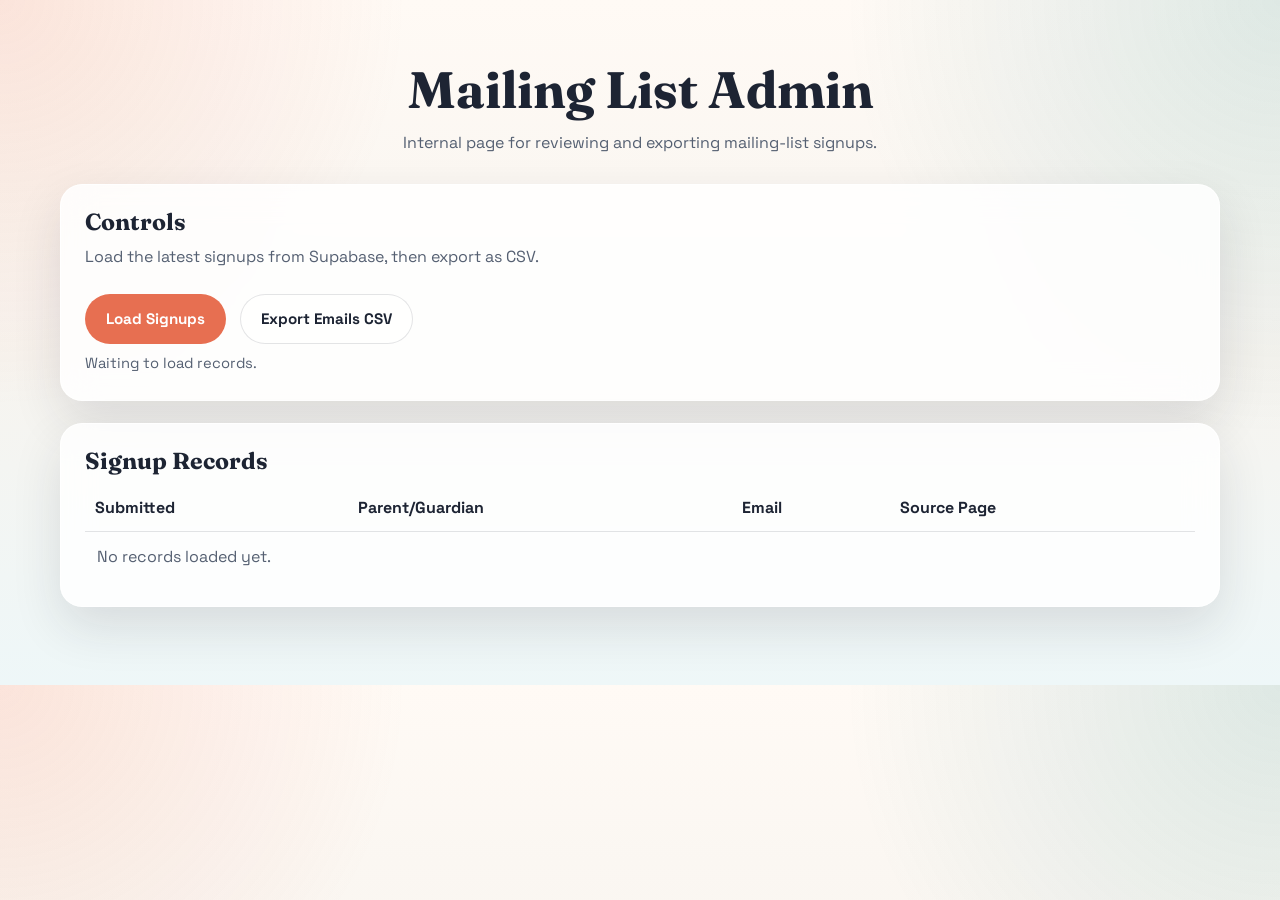
<file: admin-mailing-list.html>
<!doctype html>
<html lang="en">
  <head>
    <meta charset="utf-8" />
    <meta name="viewport" content="width=device-width, initial-scale=1" />
    <title>Mailing List Admin</title>
    <link rel="preconnect" href="https://fonts.googleapis.com" />
    <link rel="preconnect" href="https://fonts.gstatic.com" crossorigin />
    <link
      href="https://fonts.googleapis.com/css2?family=Fraunces:opsz,wght@9..144,600;9..144,700&family=Space+Grotesk:wght@400;500;600;700&display=swap"
      rel="stylesheet"
    />
    <link rel="stylesheet" href="styles.css" />
  </head>
  <body>
    <main>
      <section class="section">
        <div class="section-header">
          <h2>Mailing List Admin</h2>
          <p>Internal page for reviewing and exporting mailing-list signups.</p>
        </div>

        <div class="contact-grid">
          <div class="contact-card">
            <h3>Controls</h3>
            <p>Load the latest signups from Supabase, then export as CSV.</p>
            <div class="cta-row">
              <button class="btn primary" id="load-signups" type="button">Load Signups</button>
              <button class="btn ghost" id="export-csv" type="button" disabled>Export Emails CSV</button>
            </div>
            <p class="form-status is-visible" id="admin-status" aria-live="polite">
              Waiting to load records.
            </p>
          </div>
        </div>

        <div class="contact-card" style="max-width: var(--max-width); margin: 22px auto 0;">
          <h3>Signup Records</h3>
          <div style="overflow-x: auto; margin-top: 12px;">
            <table id="signup-table" style="width: 100%; border-collapse: collapse;">
              <thead>
                <tr>
                  <th style="text-align: left; padding: 10px; border-bottom: 1px solid rgba(29,36,51,0.12);">Submitted</th>
                  <th style="text-align: left; padding: 10px; border-bottom: 1px solid rgba(29,36,51,0.12);">Parent/Guardian</th>
                  <th style="text-align: left; padding: 10px; border-bottom: 1px solid rgba(29,36,51,0.12);">Email</th>
                  <th style="text-align: left; padding: 10px; border-bottom: 1px solid rgba(29,36,51,0.12);">Source Page</th>
                </tr>
              </thead>
              <tbody id="signup-body">
                <tr>
                  <td colspan="4" style="padding: 12px; color: #556072;">No records loaded yet.</td>
                </tr>
              </tbody>
            </table>
          </div>
        </div>
      </section>
    </main>

    <script>
      window.SUPABASE_URL = "https://pptuwfepwpfhdsrlgofu.supabase.co";
      window.SUPABASE_ANON_KEY = "eyJhbGciOiJIUzI1NiIsInR5cCI6IkpXVCJ9.eyJpc3MiOiJzdXBhYmFzZSIsInJlZiI6InBwdHV3ZmVwd3BmaGRzcmxnb2Z1Iiwicm9sZSI6ImFub24iLCJpYXQiOjE3NzY2NDQ3ODEsImV4cCI6MjA5MjIyMDc4MX0.C8Zq_bzvdPtuUTSwGVIqZHbkxtjHrJHcZnyVH8T8ywU";
      window.SUPABASE_TABLE = "mailing_list_signups";
    </script>
    <script>
      const config = {
        url: window.SUPABASE_URL || "",
        anonKey: window.SUPABASE_ANON_KEY || "",
        table: window.SUPABASE_TABLE || "mailing_list_signups"
      };

      const loadButton = document.getElementById("load-signups");
      const exportButton = document.getElementById("export-csv");
      const status = document.getElementById("admin-status");
      const body = document.getElementById("signup-body");
      let currentRows = [];

      const isConfigured = () =>
        Boolean(config.url) &&
        Boolean(config.anonKey) &&
        config.url.includes(".supabase.co") &&
        !config.url.includes("YOUR-PROJECT") &&
        !config.anonKey.includes("YOUR-ANON-KEY");

      const setStatus = (message, isError = false) => {
        status.textContent = message;
        status.classList.toggle("error", isError);
      };

      const escapeHtml = (value) =>
        String(value ?? "")
          .replaceAll("&", "&amp;")
          .replaceAll("<", "&lt;")
          .replaceAll(">", "&gt;")
          .replaceAll('"', "&quot;");

      const renderRows = (rows) => {
        if (!rows.length) {
          body.innerHTML =
            '<tr><td colspan="4" style="padding: 12px; color: #556072;">No records found.</td></tr>';
          return;
        }

        body.innerHTML = rows
          .map((row) => {
            const submitted = row.submitted_at
              ? new Date(row.submitted_at).toLocaleString()
              : "";

            return `
              <tr>
                <td style="padding: 10px; border-bottom: 1px solid rgba(29,36,51,0.08);">${escapeHtml(submitted)}</td>
                <td style="padding: 10px; border-bottom: 1px solid rgba(29,36,51,0.08);">${escapeHtml(row.parent_name)}</td>
                <td style="padding: 10px; border-bottom: 1px solid rgba(29,36,51,0.08);">${escapeHtml(row.email)}</td>
                <td style="padding: 10px; border-bottom: 1px solid rgba(29,36,51,0.08);">${escapeHtml(row.source_page || "")}</td>
              </tr>
            `;
          })
          .join("");
      };

      const toCsv = (rows) => {
        const header = ["submitted_at", "parent_name", "email", "source_page"];
        const lines = [header.join(",")];

        rows.forEach((row) => {
          const values = [
            row.submitted_at || "",
            row.parent_name || "",
            row.email || "",
            row.source_page || ""
          ].map((value) => `"${String(value).replaceAll('"', '""')}"`);
          lines.push(values.join(","));
        });

        return lines.join("\n");
      };

      const downloadCsv = () => {
        if (!currentRows.length) {
          setStatus("Load records before exporting.", true);
          return;
        }

        const csv = toCsv(currentRows);
        const blob = new Blob([csv], { type: "text/csv;charset=utf-8;" });
        const url = URL.createObjectURL(blob);
        const link = document.createElement("a");
        const date = new Date().toISOString().slice(0, 10);
        link.href = url;
        link.setAttribute("download", `mailing-list-signups-${date}.csv`);
        document.body.appendChild(link);
        link.click();
        document.body.removeChild(link);
        URL.revokeObjectURL(url);
      };

      const loadSignups = async () => {
        if (!isConfigured()) {
          setStatus(
            "Set SUPABASE_URL and SUPABASE_ANON_KEY in this file before loading records.",
            true
          );
          return;
        }

        setStatus("Loading records...");
        exportButton.disabled = true;

        try {
          const response = await fetch(
            `${config.url}/rest/v1/${config.table}?select=parent_name,email,source_page,submitted_at&order=submitted_at.desc`,
            {
              headers: {
                apikey: config.anonKey,
                Authorization: `Bearer ${config.anonKey}`
              }
            }
          );

          if (!response.ok) {
            throw new Error("Failed to load records.");
          }

          currentRows = await response.json();
          renderRows(currentRows);
          exportButton.disabled = currentRows.length === 0;
          setStatus(`Loaded ${currentRows.length} signup records.`);
        } catch (error) {
          currentRows = [];
          renderRows([]);
          setStatus("Could not load records. Check Supabase config and table permissions.", true);
        }
      };

      loadButton.addEventListener("click", loadSignups);
      exportButton.addEventListener("click", downloadCsv);
    </script>
  </body>
</html>
</file>
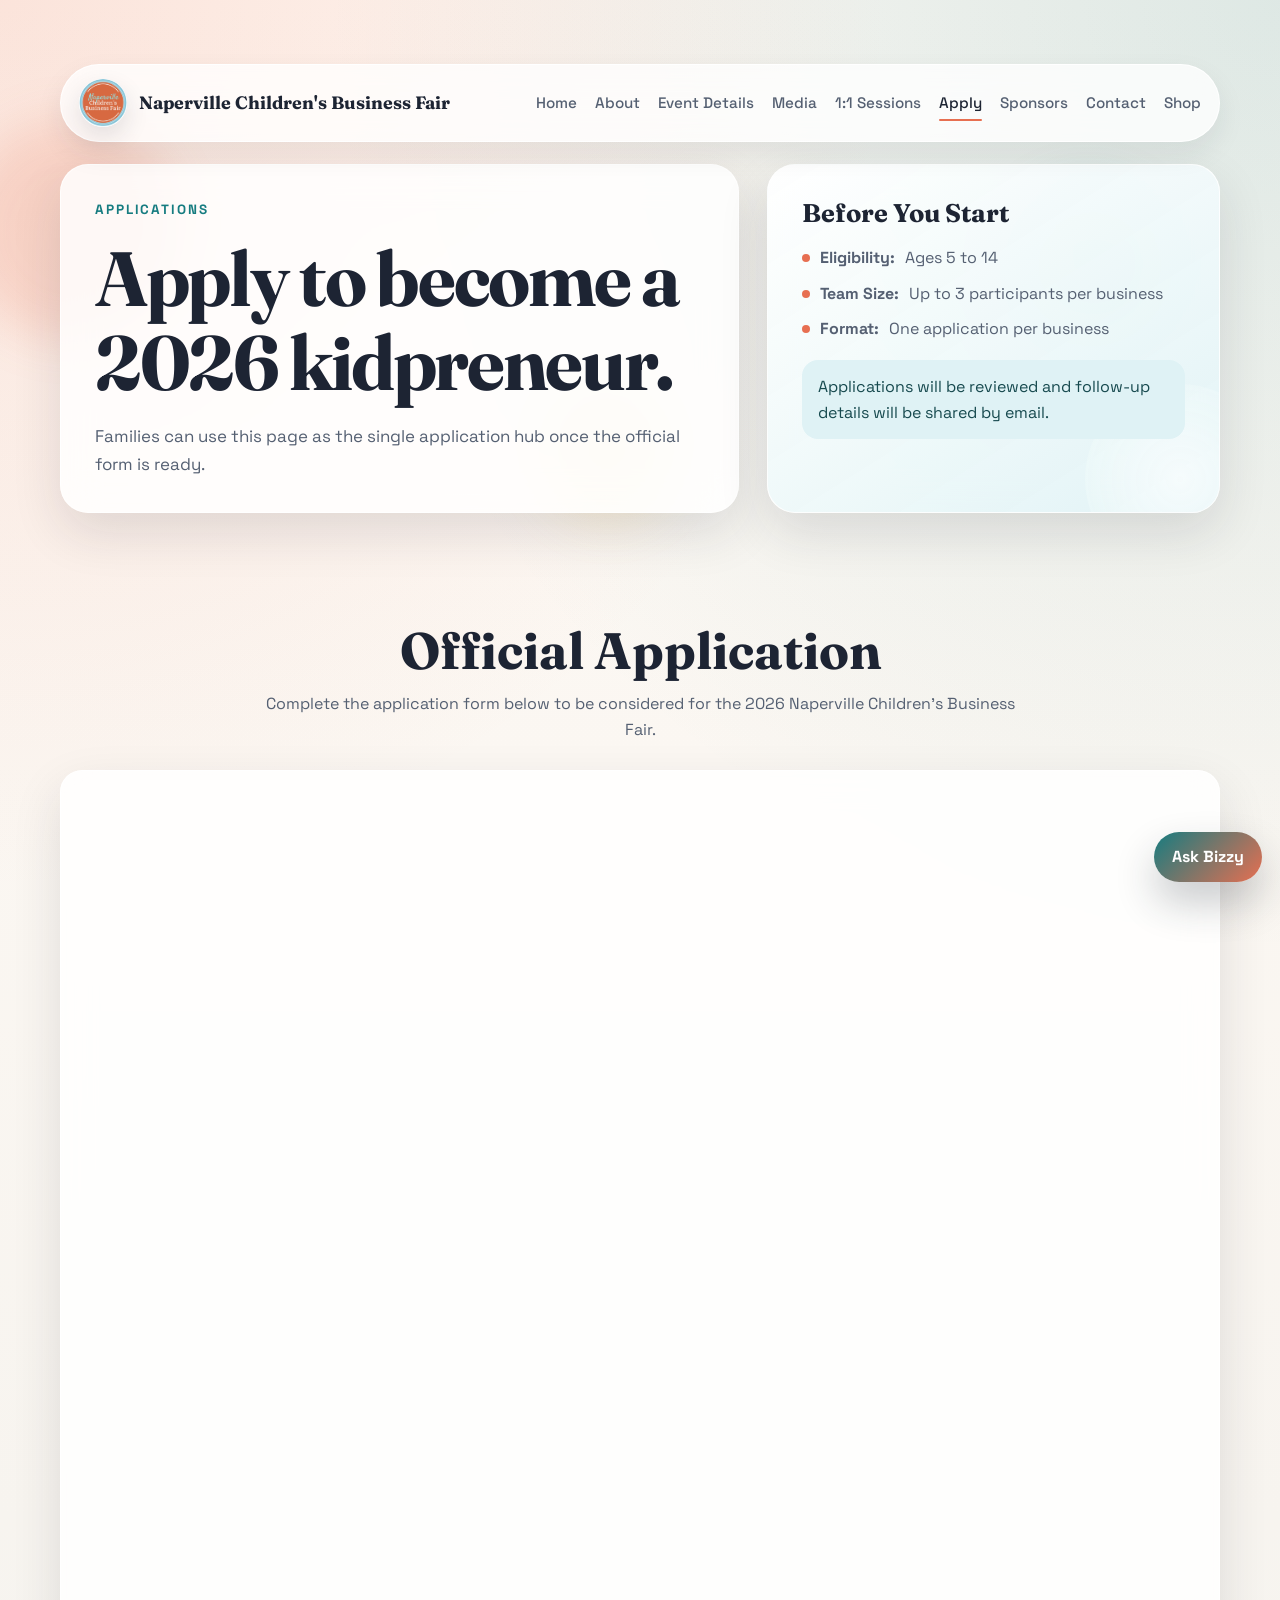
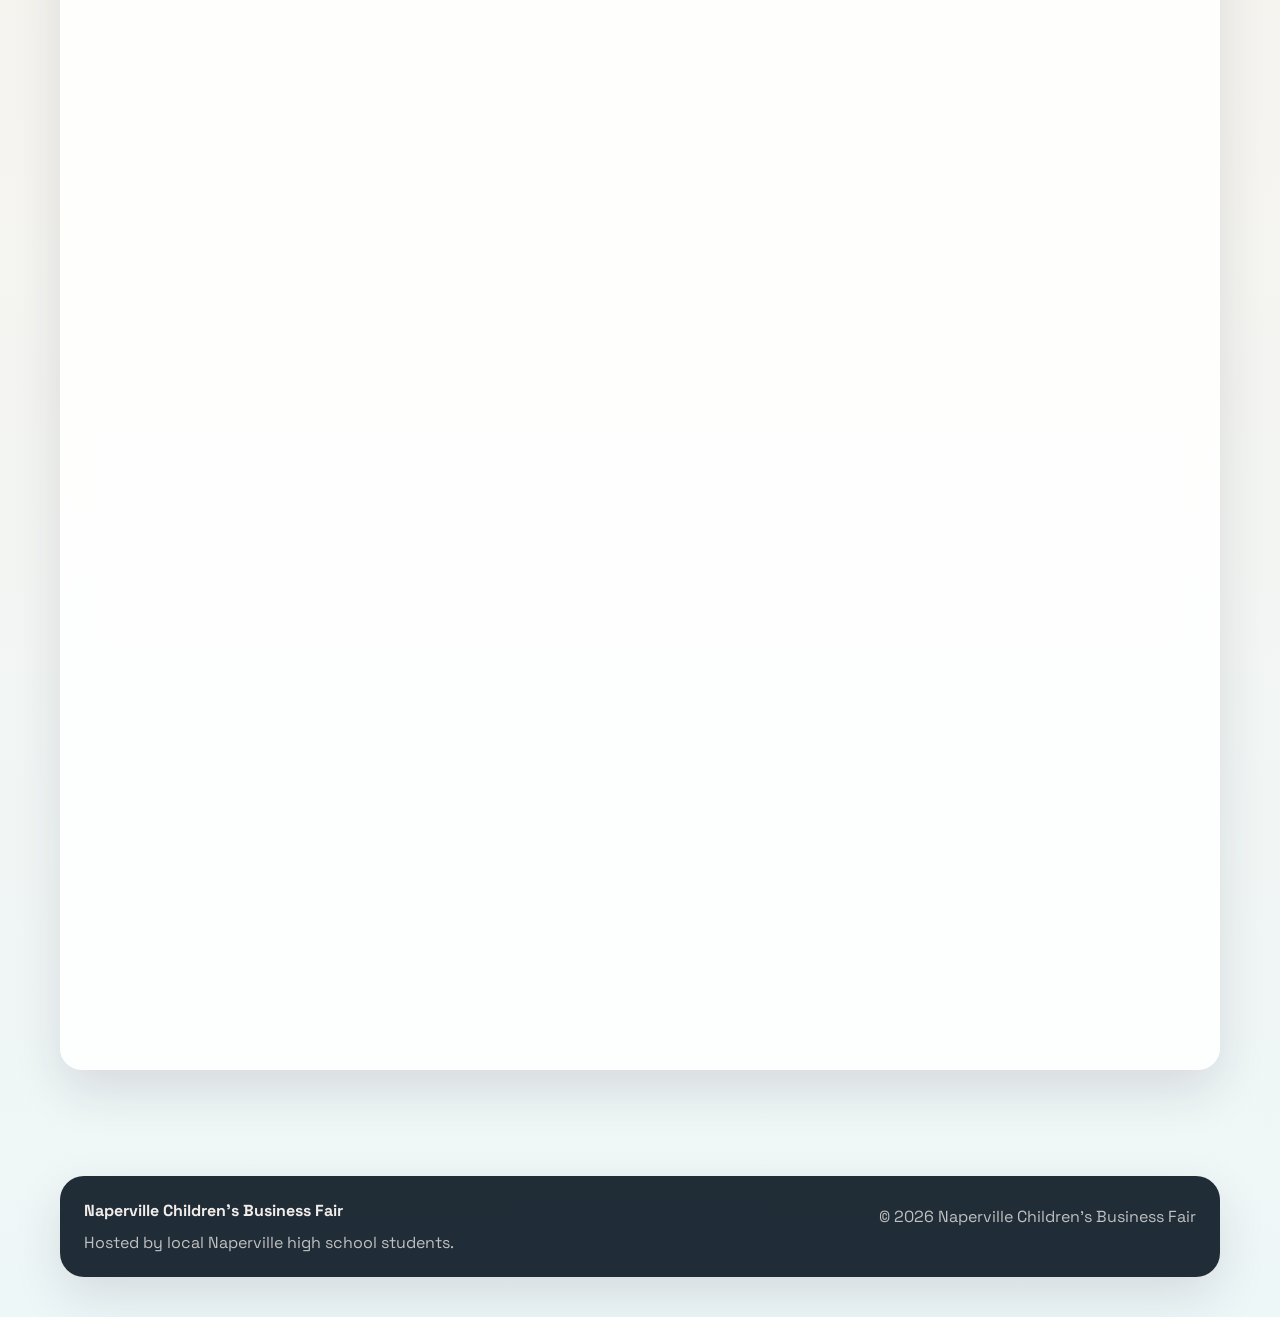
<file: applications.html>
<!doctype html>
<html lang="en">
  <head>
    <meta charset="utf-8" />
    <meta name="viewport" content="width=device-width, initial-scale=1, viewport-fit=cover" />
    <title>Applications | Naperville Children's Business Fair</title>
    <meta
      name="description"
      content="Apply to be a kidpreneur at the Naperville Children's Business Fair."
    />
    <link rel="preconnect" href="https://fonts.googleapis.com" />
    <link rel="preconnect" href="https://fonts.gstatic.com" crossorigin />
    <link
      href="https://fonts.googleapis.com/css2?family=Fraunces:opsz,wght@9..144,600;9..144,700&family=Space+Grotesk:wght@400;500;600;700&display=swap"
      rel="stylesheet"
    />
    <link rel="stylesheet" href="styles.css" />
  </head>
  <body>
    <header class="hero" id="top">
      <div class="hero-orb hero-orb--one" aria-hidden="true"></div>
      <div class="hero-orb hero-orb--two" aria-hidden="true"></div>
      <div class="hero-orb hero-orb--three" aria-hidden="true"></div>

      <nav class="nav">
        <a class="logo" href="index.html" aria-label="Go to home page">
          <img src="assets/cbf-logo.png" alt="Naperville Children's Business Fair logo" />
          <span>Naperville Children's Business Fair</span>
        </a>
        <div class="nav-links">
          <a href="index.html">Home</a>
          <a href="about.html">About</a>
          <a href="event.html">Event Details</a>
          <a href="media.html">Media</a>
          <a href="sessions.html">1:1 Sessions</a>
          <a href="applications.html" class="active">Apply</a>
          <a href="sponsors.html">Sponsors</a>
          <a href="contact.html">Contact</a>
          <a href="https://shop.napervillecbf.com/collections/all" target="_blank" rel="noopener noreferrer">Shop</a>
        </div>
      </nav>

      <div class="hero-grid">
        <div class="hero-copy reveal">
          <p class="eyebrow">Applications</p>
          <h1>Apply to become a 2026 kidpreneur.</h1>
          <p class="lead">
            Families can use this page as the single application hub once the
            official form is ready.
          </p>
        </div>

        <div class="hero-card gradient-card gradient-card--cool reveal">
          <h2>Before You Start</h2>
          <ul>
            <li><strong>Eligibility:</strong> Ages 5 to 14</li>
            <li><strong>Team Size:</strong> Up to 3 participants per business</li>
            <li><strong>Format:</strong> One application per business</li>
          </ul>
          <div class="hero-note">
            Applications will be reviewed and follow-up details will be shared
            by email.
          </div>
        </div>
      </div>
    </header>

    <main>
      <section class="section application-form">
        <div class="section-header reveal">
          <h2>Official Application</h2>
          <p>
            Complete the application form below to be considered for the 2026
            Naperville Children's Business Fair.
          </p>
        </div>

        <div class="form-container reveal">
          <iframe
            src="https://docs.google.com/forms/d/e/1FAIpQLSeHH85WhEEGmQ_brwxZP_SkY_eo4JhwBlMfmwSvRElYgJPQ9w/viewform?embedded=true"
            height="1850"
            title="Naperville Children's Business Fair application form"
          >
            Loading…
          </iframe>
        </div>
      </section>
    </main>

    <footer class="footer">
      <div>
        <strong>Naperville Children's Business Fair</strong>
        <p>Hosted by local Naperville high school students.</p>
      </div>
      <div>
        <p>© 2026 Naperville Children's Business Fair</p>
      </div>
    </footer>

    <script src="gemini-config.js"></script>
    <script src="site.js"></script>
  </body>
</html>
</file>
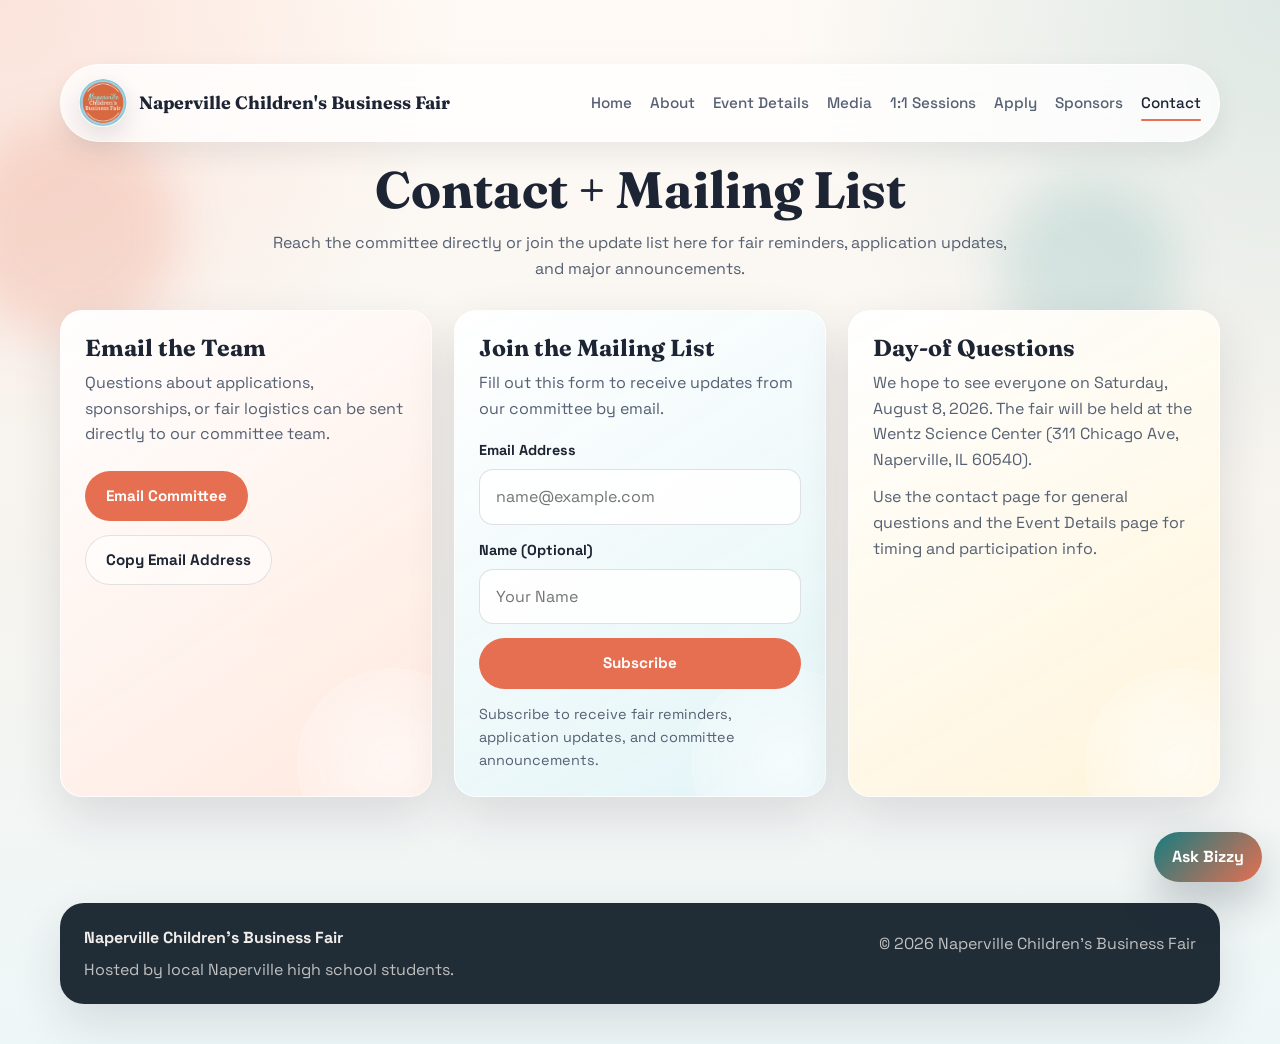
<file: contact.html>
<!doctype html>
<html lang="en">
  <head>
    <meta charset="utf-8" />
    <meta name="viewport" content="width=device-width, initial-scale=1, viewport-fit=cover" />
    <title>Contact | Naperville Children's Business Fair</title>
    <link rel="preconnect" href="https://fonts.googleapis.com" />
    <link rel="preconnect" href="https://fonts.gstatic.com" crossorigin />
    <link
      href="https://fonts.googleapis.com/css2?family=Fraunces:opsz,wght@9..144,600;9..144,700&family=Space+Grotesk:wght@400;500;600;700&display=swap"
      rel="stylesheet"
    />
    <link rel="stylesheet" href="styles.css" />
  </head>
  <body>
    <div class="hero-orb hero-orb--one" aria-hidden="true"></div>
    <div class="hero-orb hero-orb--two" aria-hidden="true"></div>

    <nav class="nav">
      <a class="logo" href="index.html" aria-label="Go to home page">
          <img src="assets/cbf-logo.png" alt="Naperville Children's Business Fair logo" />
        <span>Naperville Children's Business Fair</span>
        </a>
      <div class="nav-links">
        <a href="index.html">Home</a>
        <a href="about.html">About</a>
        <a href="event.html">Event Details</a>
        <a href="media.html">Media</a>
        <a href="sessions.html">1:1 Sessions</a>
        <a href="applications.html">Apply</a>
        <a href="sponsors.html">Sponsors</a>
        <a href="contact.html" class="active">Contact</a>
      </div>
    </nav>

    <main>
      <section class="section contact">
        <div class="section-header reveal">
          <h2>Contact + Mailing List</h2>
          <p>
            Reach the committee directly or join the update list here for fair
            reminders, application updates, and major announcements.
          </p>
        </div>

        <div class="contact-grid">
          <div class="contact-card gradient-card gradient-card--warm reveal">
            <h3>Email the Team</h3>
            <p>
              Questions about applications, sponsorships, or fair logistics can
              be sent directly to our committee team.
            </p>
            <div class="cta-row">
              <a class="btn primary" href="mailto:napervillebusinessfair@gmail.com">Email Committee</a>
              <button
                class="btn ghost"
                type="button"
                data-copy-email="napervillebusinessfair@gmail.com"
              >
                Copy Email Address
              </button>
            </div>
          </div>

          <div class="contact-card gradient-card gradient-card--cool reveal" id="mailing-list">
            <h3>Join the Mailing List</h3>
            <p>
              Fill out this form to receive updates from our committee by email.
            </p>
            <div class="listmonk-newsletter-form">
              <form
  class="mailing-list-form"
  method="post"
  action="https://admissions-gary-generic-operator.trycloudflare.com/subscription/form"
>
  <input type="hidden" name="l" value="61b3783c-3126-4faa-8a8c-0448ac3b4bc2" />
  <input type="hidden" name="nonce" />
  <input type="hidden" name="redirect" value="https://napervillecbf.com/contact.html" />
                <div class="form-group">
                  <label for="contact-mailing-email">Email Address</label>
                  <input id="contact-mailing-email" type="email" name="email" required placeholder="name@example.com" />
                </div>
                <div class="form-group">
                  <label for="contact-mailing-name">Name (Optional)</label>
                  <input id="contact-mailing-name" type="text" name="name" placeholder="Your Name" />
                </div>
                <button type="submit" class="btn primary">Subscribe</button>
                <small>
                  Subscribe to receive fair reminders, application updates, and
                  committee announcements.
                </small>
              </form>
            </div>
          </div>

          <div class="contact-card gradient-card gradient-card--sun reveal">
            <h3>Day-of Questions</h3>
            <p>
              We hope to see everyone on Saturday, August 8, 2026. The fair
              will be held at the Wentz Science Center (311 Chicago Ave, Naperville, IL 60540).
            </p>
            <p style="margin-top: 12px;">
              Use the contact page for general questions and the Event Details
              page for timing and participation info.
            </p>
          </div>
        </div>
      </section>
    </main>

    <footer class="footer">
      <div>
        <strong>Naperville Children's Business Fair</strong>
        <p>Hosted by local Naperville high school students.</p>
      </div>
      <div>
        <p>© 2026 Naperville Children's Business Fair</p>
      </div>
    </footer>
    <div class="copy-toast" data-copy-toast role="status" aria-live="polite">
      Email copied to clipboard.
    </div>

    <script src="gemini-config.js"></script>
    <script src="site.js"></script>
  </body>
</html>
</file>
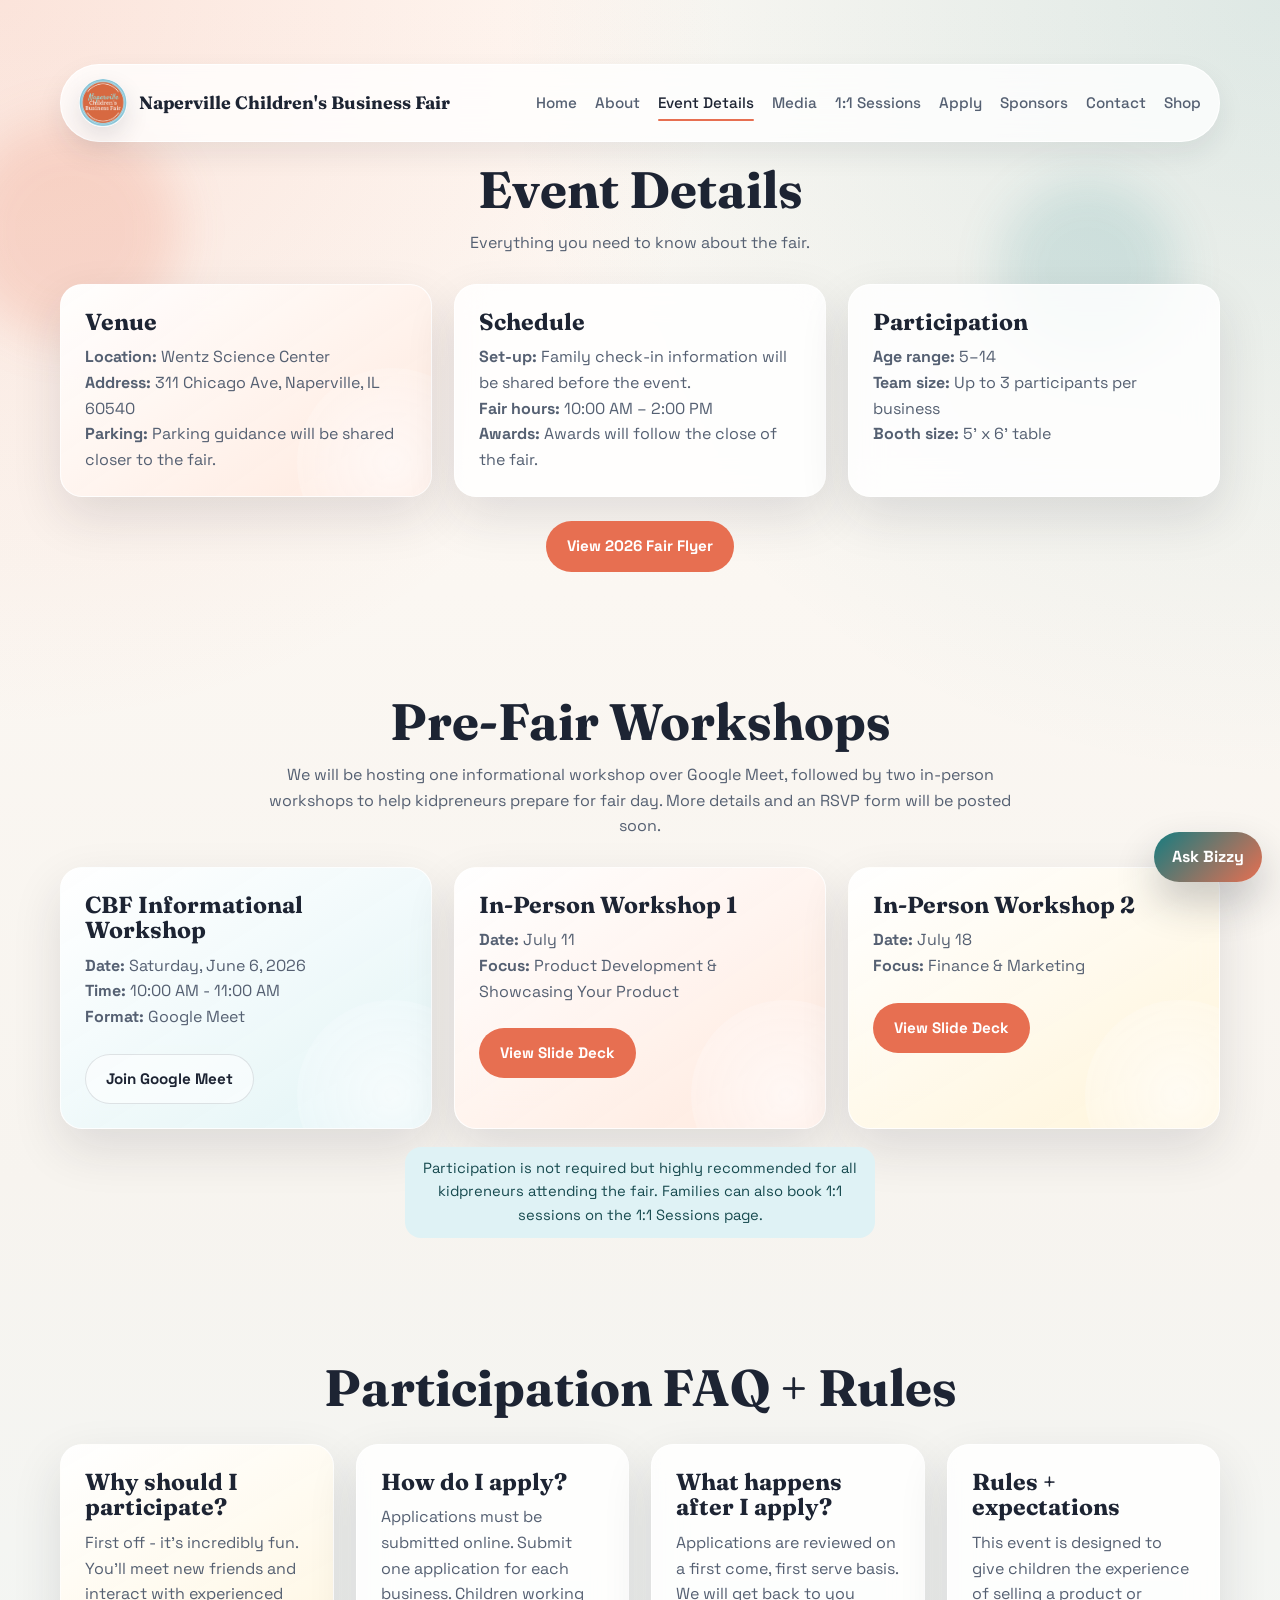
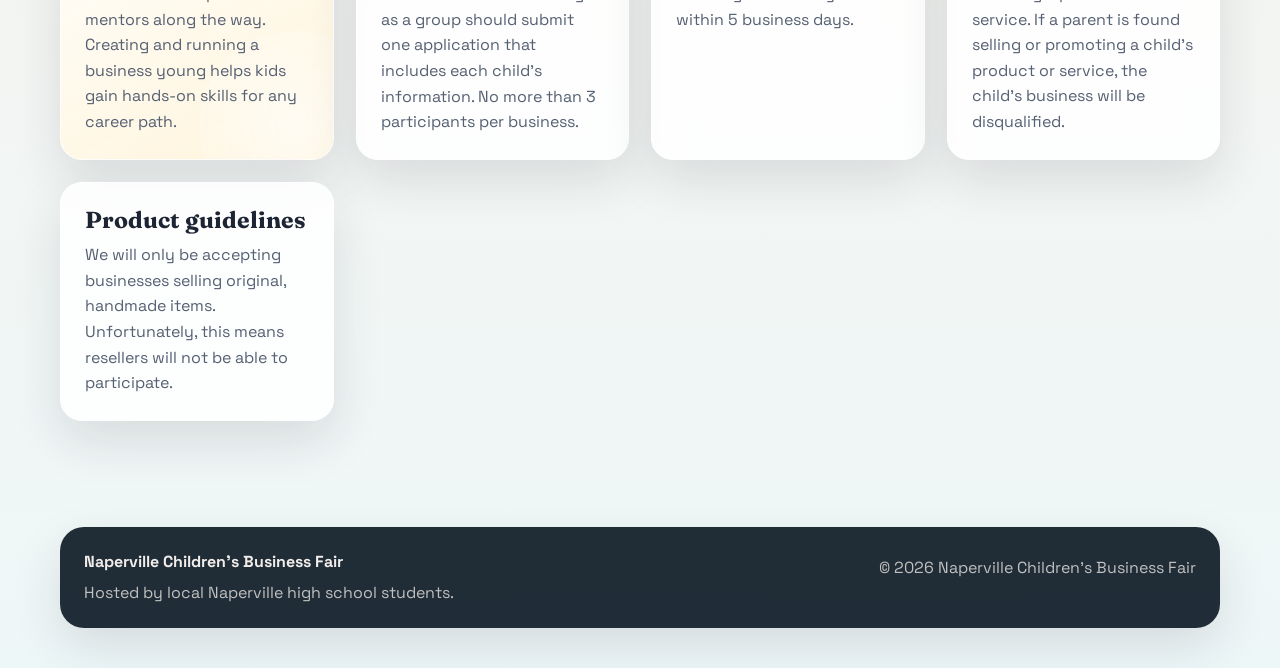
<file: event.html>
<!doctype html>
<html lang="en">
  <head>
    <meta charset="utf-8" />
    <meta name="viewport" content="width=device-width, initial-scale=1, viewport-fit=cover" />
    <title>Event Details | Naperville Children's Business Fair</title>
    <link rel="preconnect" href="https://fonts.googleapis.com" />
    <link rel="preconnect" href="https://fonts.gstatic.com" crossorigin />
    <link href="https://fonts.googleapis.com/css2?family=Fraunces:opsz,wght@9..144,600;9..144,700&family=Space+Grotesk:wght@400;500;600&display=swap" rel="stylesheet" />
    <link rel="stylesheet" href="styles.css" />
  </head>
  <body>
    <div class="hero-orb hero-orb--one" aria-hidden="true"></div>
    <div class="hero-orb hero-orb--two" aria-hidden="true"></div>

    <nav class="nav">
      <a class="logo" href="index.html" aria-label="Go to home page">
          <img src="assets/cbf-logo.png" alt="Naperville Children's Business Fair logo" />
        <span>Naperville Children's Business Fair</span>
        </a>
      <div class="nav-links">
        <a href="index.html">Home</a>
        <a href="about.html">About</a>
        <a href="event.html" class="active">Event Details</a>
        <a href="media.html">Media</a>
        <a href="sessions.html">1:1 Sessions</a>
        <a href="applications.html">Apply</a>
        <a href="sponsors.html">Sponsors</a>
        <a href="contact.html">Contact</a>
          <a href="https://shop.napervillecbf.com/collections/all" target="_blank" rel="noopener noreferrer">Shop</a>
      </div>
    </nav>

    <main>
      <section class="section details">
        <div class="section-header reveal">
          <h2>Event Details</h2>
          <p>Everything you need to know about the fair.</p>
        </div>
        <div class="details-grid">
          <div class="details-card gradient-card gradient-card--warm reveal">
            <h3>Venue</h3>
            <p><strong>Location:</strong> Wentz Science Center</p>
            <p><strong>Address:</strong> 311 Chicago Ave, Naperville, IL 60540</p>
            <p><strong>Parking:</strong> Parking guidance will be shared closer to the fair.</p>
          </div>
          <div class="details-card reveal">
            <h3>Schedule</h3>
            <p><strong>Set-up:</strong> Family check-in information will be shared before the event.</p>
            <p><strong>Fair hours:</strong> 10:00 AM – 2:00 PM</p>
            <p><strong>Awards:</strong> Awards will follow the close of the fair.</p>
          </div>
          <div class="details-card reveal">
            <h3>Participation</h3>
            <p><strong>Age range:</strong> 5–14</p>
            <p><strong>Team size:</strong> Up to 3 participants per business</p>
            <p><strong>Booth size:</strong> 5' x 6' table</p>
          </div>
        </div>
        <div class="cta-row event-flyer-link reveal">
          <button class="btn primary" type="button" data-open-flyer>View 2026 Fair Flyer</button>
        </div>
      </section>

      <div class="media-lightbox flyer-lightbox is-hidden" role="dialog" aria-modal="true" aria-label="2026 fair flyer" data-flyer-modal>
        <div class="media-lightbox__panel flyer-lightbox__panel">
          <button class="media-lightbox__close" type="button" aria-label="Close flyer" data-close-flyer>X</button>
          <div class="media-lightbox__stage flyer-lightbox__stage">
            <img src="NAPERVILLECBF.ORG (5) (1).png" alt="2026 Naperville Children's Business Fair flyer" />
          </div>
          <p class="media-lightbox__caption">2026 Naperville Children's Business Fair Flyer</p>
        </div>
      </div>

      <section class="section workshops">
        <div class="section-header reveal">
          <h2>Pre-Fair Workshops</h2>
          <p>
            We will be hosting one informational workshop over Google Meet,
            followed by two in-person workshops to help kidpreneurs prepare
            for fair day. More details and an RSVP form will be posted soon.
          </p>
        </div>
        <div class="workshop-grid">
          <div class="workshop-card gradient-card gradient-card--cool reveal">
            <h3>CBF Informational Workshop</h3>
            <p><strong>Date:</strong> Saturday, June 6, 2026</p>
            <p><strong>Time:</strong> 10:00 AM - 11:00 AM</p>
            <p><strong>Format:</strong> Google Meet</p>
            <div class="cta-row">
              <a class="btn ghost" href="https://meet.google.com/unx-ubxi-vsq" target="_blank" rel="noreferrer">Join Google Meet</a>
            </div>
          </div>
          <div class="workshop-card gradient-card gradient-card--warm reveal">
            <h3>In-Person Workshop 1</h3>
            <p><strong>Date:</strong> July 11</p>
            <p><strong>Focus:</strong> Product Development &amp; Showcasing Your Product</p>
            <div class="cta-row">
              <a class="btn primary" href="https://docs.google.com/presentation/d/12TbMl_SypUnagrD-JQM4jS041iq0X9HALh379UfM1H0/edit?usp=sharing" target="_blank" rel="noreferrer">View Slide Deck</a>
            </div>
          </div>
          <div class="workshop-card gradient-card gradient-card--sun reveal">
            <h3>In-Person Workshop 2</h3>
            <p><strong>Date:</strong> July 18</p>
            <p><strong>Focus:</strong> Finance &amp; Marketing</p>
            <div class="cta-row">
              <a class="btn primary" href="https://docs.google.com/presentation/d/1buzaWYFwkuOXBCthDf_xBdFMNR4K72vYooeORdvVSqM/edit?slide=id.g91c7d10726_8_46#slide=id.g91c7d10726_8_46" target="_blank" rel="noreferrer">View Slide Deck</a>
            </div>
          </div>
        </div>
        <div class="workshop-note reveal">
          Participation is not required but highly recommended for all
          kidpreneurs attending the fair. Families can also book 1:1 sessions
          on the 1:1 Sessions page.
        </div>
      </section>

      <section class="section faq">
        <div class="section-header reveal">
          <h2>Participation FAQ + Rules</h2>
        </div>
        <div class="details-grid">
          <div class="details-card gradient-card gradient-card--sun reveal">
            <h3>Why should I participate?</h3>
            <p>
              First off - it's incredibly fun. You'll meet new friends and
              interact with experienced mentors along the way. Creating and
              running a business young helps kids gain hands-on skills for any
              career path.
            </p>
          </div>
          <div class="details-card reveal">
            <h3>How do I apply?</h3>
            <p>
              Applications must be submitted online. Submit one application for
              each business. Children working as a group should submit one
              application that includes each child’s information. No more than 3
              participants per business.
            </p>
          </div>
          <div class="details-card reveal">
            <h3>What happens after I apply?</h3>
            <p>
              Applications are reviewed on a first come, first serve basis. We
              will get back to you within 5 business days.
            </p>
          </div>
          <div class="details-card reveal">
            <h3>Rules + expectations</h3>
            <p>
              This event is designed to give children the experience of selling
              a product or service. If a parent is found selling or promoting a
              child’s product or service, the child’s business will be
              disqualified.
            </p>
          </div>
          <div class="details-card reveal">
            <h3>Product guidelines</h3>
            <p>
              We will only be accepting businesses selling original, handmade
              items. Unfortunately, this means resellers will not be able to
              participate.
            </p>
          </div>
        </div>
      </section>
    </main>

    <footer class="footer">
      <div>
        <strong>Naperville Children's Business Fair</strong>
        <p>Hosted by local Naperville high school students.</p>
      </div>
      <div>
        <p>© 2026 Naperville Children's Business Fair</p>
      </div>
    </footer>
    <script src="gemini-config.js"></script>
    <script src="site.js"></script>
  </body>
</html>
</file>
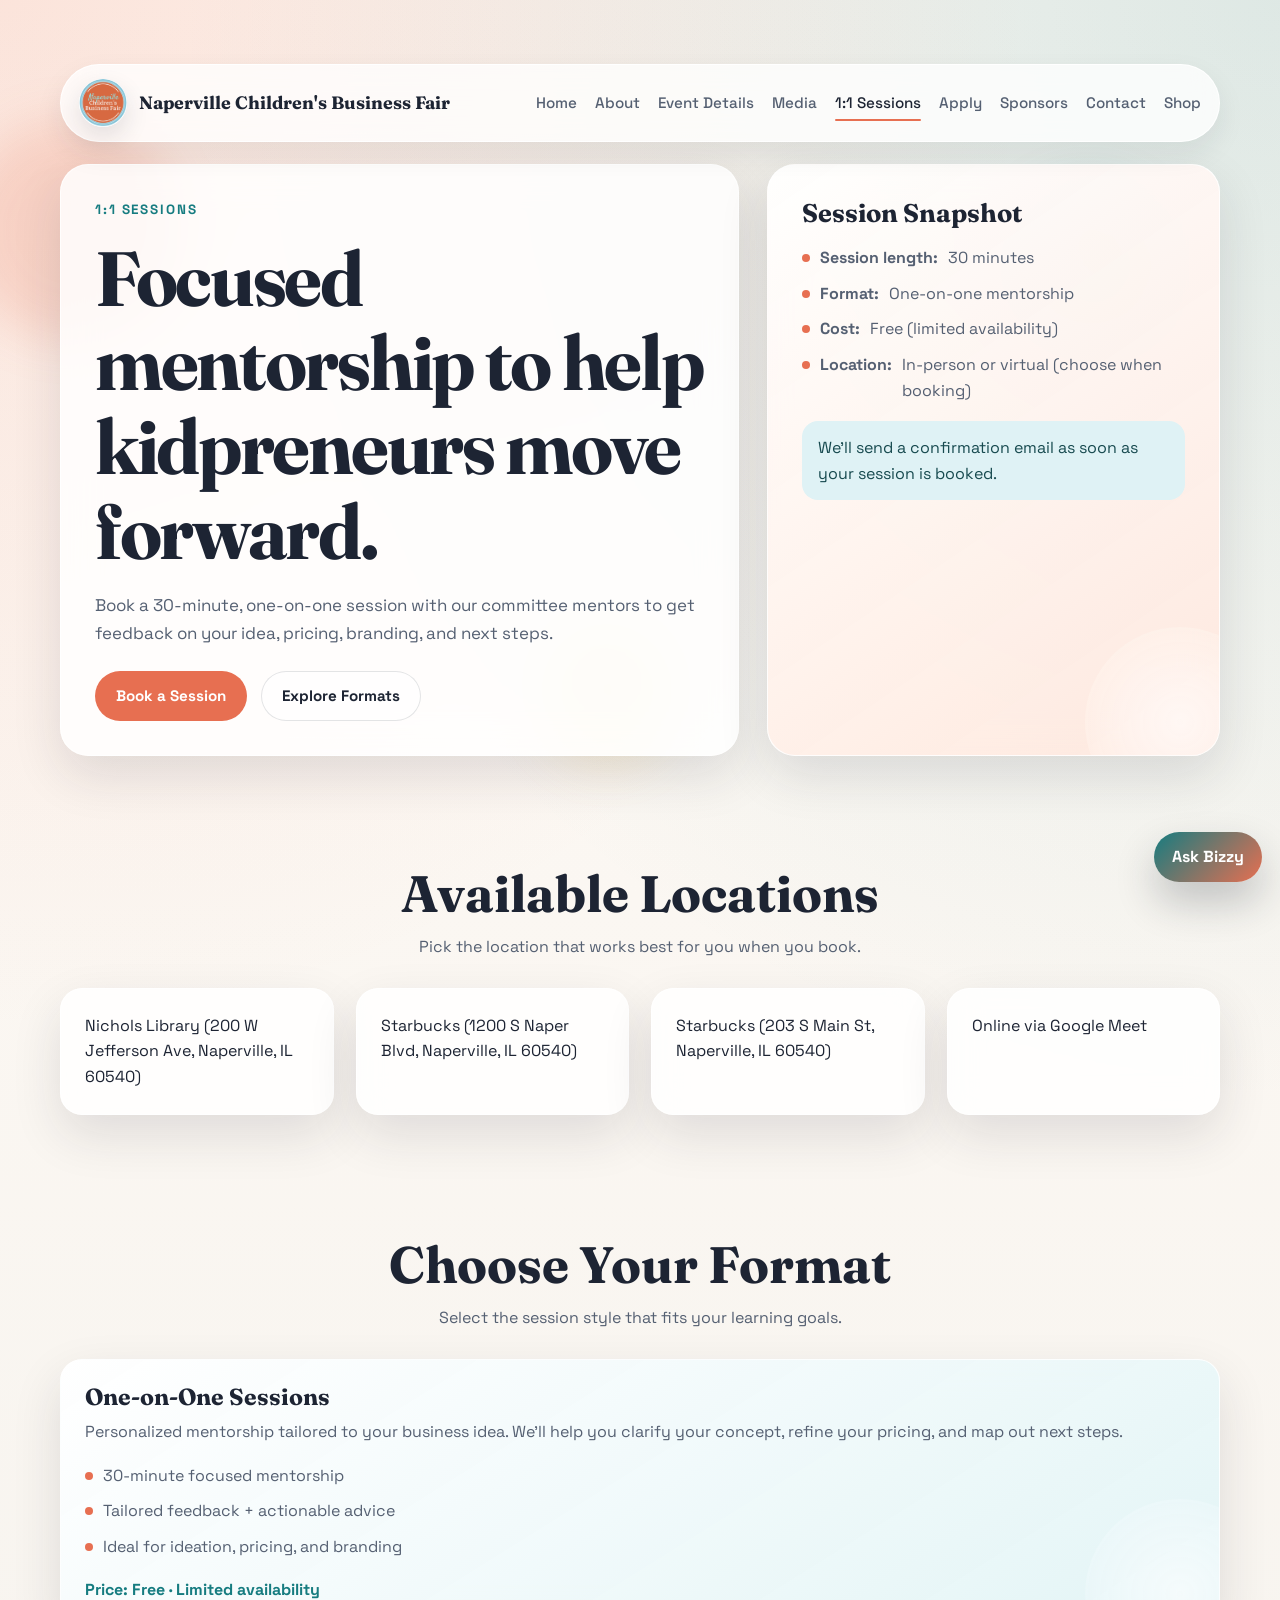
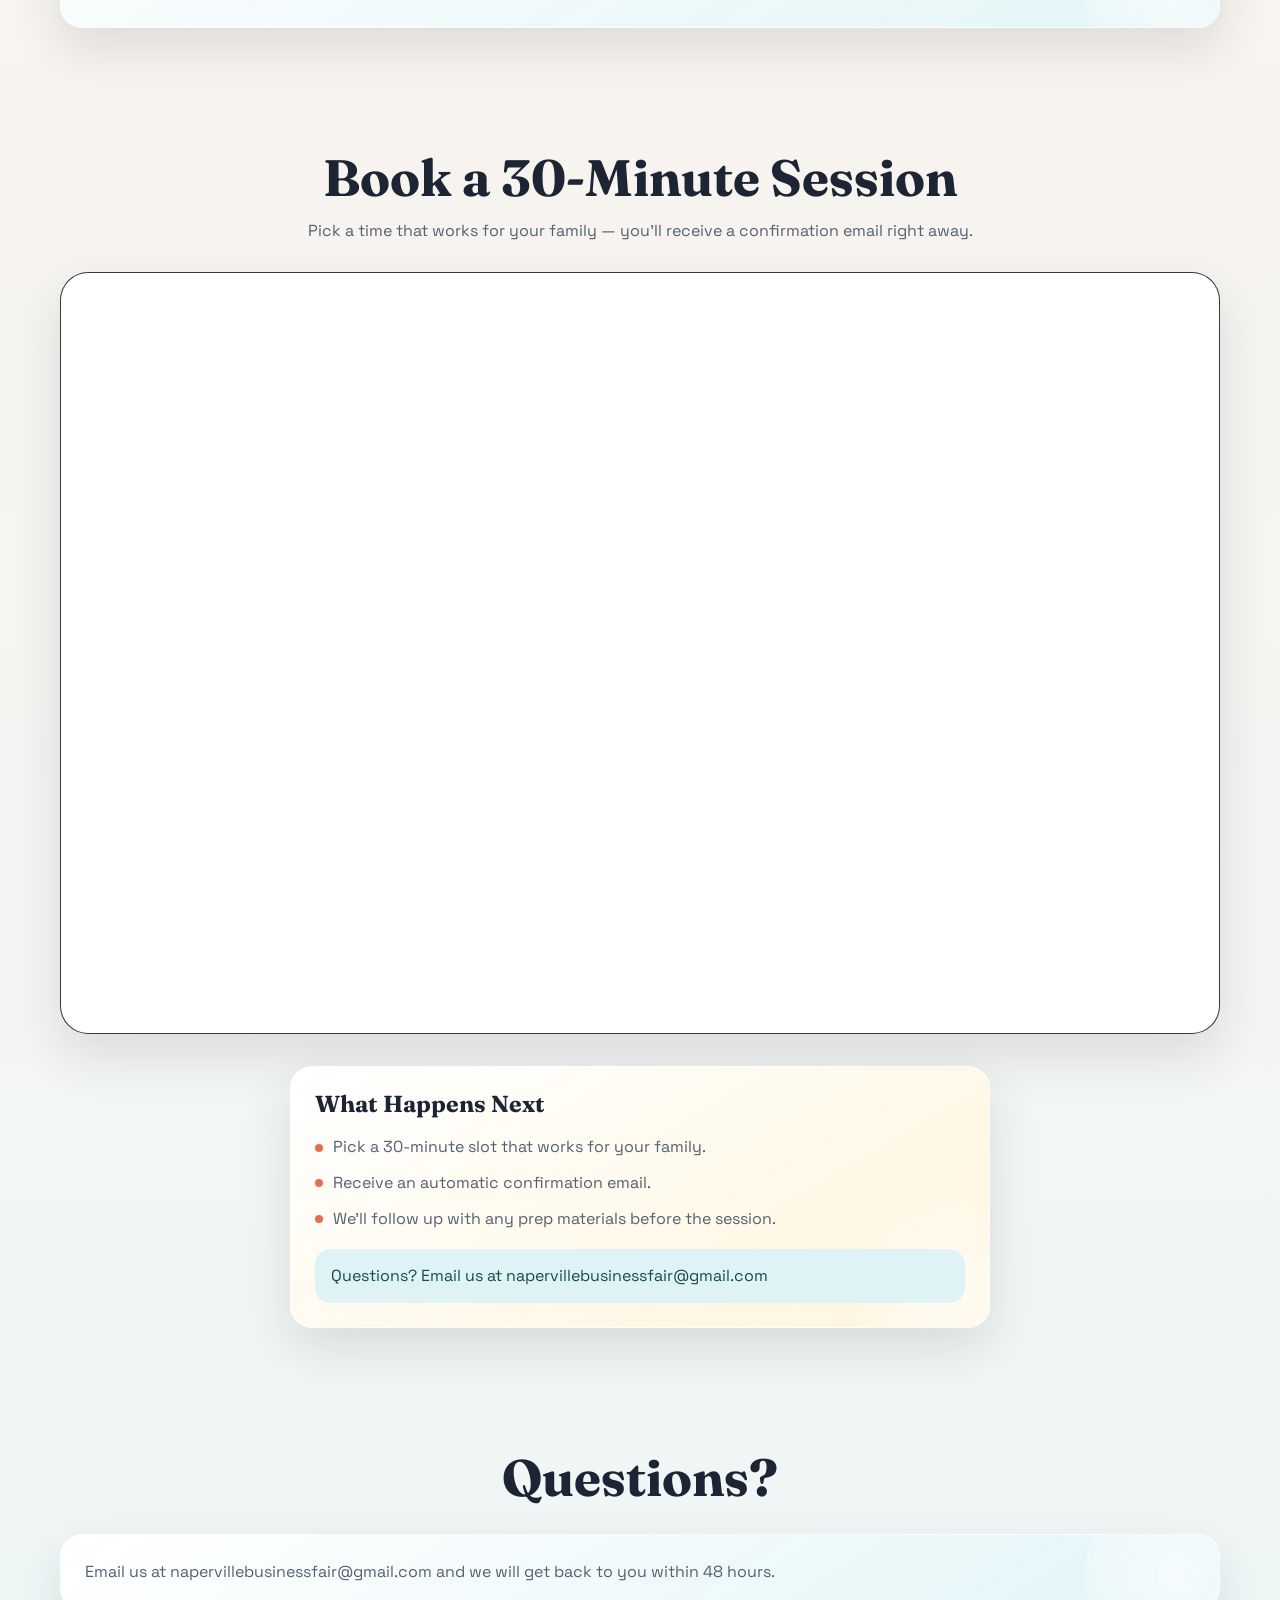
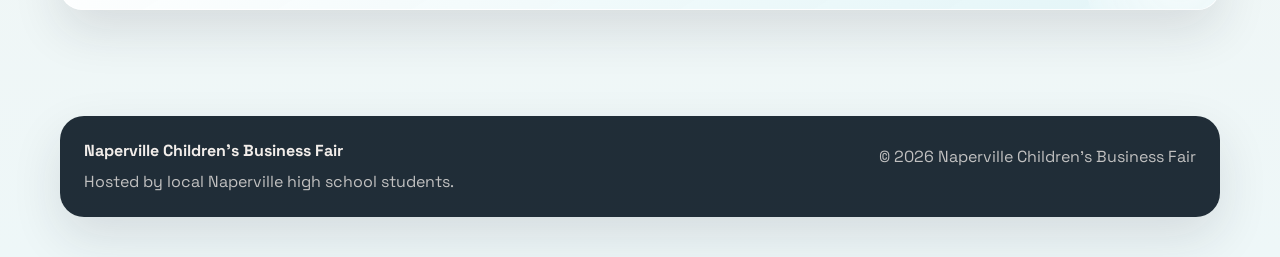
<file: sessions.html>
<!doctype html>
<html lang="en">
  <head>
    <meta charset="utf-8" />
    <meta name="viewport" content="width=device-width, initial-scale=1, viewport-fit=cover" />
    <title>1:1 Sessions | Naperville Children's Business Fair</title>
    <link rel="preconnect" href="https://fonts.googleapis.com" />
    <link rel="preconnect" href="https://fonts.gstatic.com" crossorigin />
    <link href="https://fonts.googleapis.com/css2?family=Fraunces:opsz,wght@9..144,600;9..144,700&family=Space+Grotesk:wght@400;500;600&display=swap" rel="stylesheet" />
    <link href="https://assets.calendly.com/assets/external/widget.css" rel="stylesheet" />
    <link rel="stylesheet" href="styles.css" />
  </head>
  <body>
    <!-- Sessions Hero -->
    <header class="hero sessions-hero" id="top">
      <div class="hero-orb hero-orb--one" aria-hidden="true"></div>
      <div class="hero-orb hero-orb--two" aria-hidden="true"></div>
      <div class="hero-orb hero-orb--three" aria-hidden="true"></div>
      
      <nav class="nav">
        <a class="logo" href="index.html" aria-label="Go to home page">
          <img src="assets/cbf-logo.png" alt="Naperville Children's Business Fair logo" />
          <span>Naperville Children's Business Fair</span>
        </a>
      <div class="nav-links">
        <a href="index.html">Home</a>
        <a href="about.html">About</a>
        <a href="event.html">Event Details</a>
        <a href="media.html">Media</a>
        <a href="sessions.html" class="active">1:1 Sessions</a>
        <a href="applications.html">Apply</a>
        <a href="sponsors.html">Sponsors</a>
        <a href="contact.html">Contact</a>
          <a href="https://shop.napervillecbf.com/collections/all" target="_blank" rel="noopener noreferrer">Shop</a>
      </div>
    </nav>

      <div class="hero-grid">
        <div class="hero-copy reveal">
          <p class="eyebrow">1:1 Sessions</p>
          <h1>Focused mentorship to help kidpreneurs move forward.</h1>
          <p class="lead">
            Book a 30-minute, one-on-one session with our committee mentors to
            get feedback on your idea, pricing, branding, and next steps.
          </p>
          <div class="cta-row">
            <a class="btn primary" href="#booking">Book a Session</a>
            <a class="btn ghost" href="#formats">Explore Formats</a>
          </div>
        </div>

        <div class="hero-card gradient-card gradient-card--warm reveal">
          <h2>Session Snapshot</h2>
          <ul>
            <li><strong>Session length:</strong> 30 minutes</li>
            <li><strong>Format:</strong> One-on-one mentorship</li>
            <li><strong>Cost:</strong> Free (limited availability)</li>
            <li><strong>Location:</strong> In-person or virtual (choose when booking)</li>
          </ul>
          <div class="hero-note">
            We’ll send a confirmation email as soon as your session is booked.
          </div>
        </div>
      </div>
    </header>

    <main>
      <section id="locations" class="section details">
        <div class="section-header reveal">
          <h2>Available Locations</h2>
          <p>Pick the location that works best for you when you book.</p>
        </div>
        <div class="details-grid">
          <div class="details-card reveal">Nichols Library (200 W Jefferson Ave, Naperville, IL 60540)</div>
          <div class="details-card reveal">Starbucks (1200 S Naper Blvd, Naperville, IL 60540)</div>
          <div class="details-card reveal">Starbucks (203 S Main St, Naperville, IL 60540)</div>
          <div class="details-card reveal">Online via Google Meet</div>
        </div>
      </section>

      <section id="formats" class="section about">
        <div class="section-header reveal">
          <h2>Choose Your Format</h2>
          <p>Select the session style that fits your learning goals.</p>
        </div>
        <div class="about-grid">
          <div class="about-card gradient-card gradient-card--cool reveal">
            <h3>One-on-One Sessions</h3>
            <p>
              Personalized mentorship tailored to your business idea. We’ll help
              you clarify your concept, refine your pricing, and map out next
              steps.
            </p>
            <ul class="session-list">
              <li>30-minute focused mentorship</li>
              <li>Tailored feedback + actionable advice</li>
              <li>Ideal for ideation, pricing, and branding</li>
            </ul>
            <div class="session-price">Price: Free · Limited availability</div>
          </div>
        </div>
      </section>

      <section id="booking" class="section booking">
        <div class="section-header reveal">
          <h2>Book a 30-Minute Session</h2>
          <p>Pick a time that works for your family — you'll receive a confirmation email right away.</p>
        </div>

        <!-- Calendly inline widget: full-width, outside cards to avoid CSS interference -->
        <div class="calendly-wrap">
          <iframe
            src="https://calendly.com/annutechnologies/ncbf?hide_event_type_details=1&hide_gdpr_banner=1&background_color=0b0c10&text_color=c5c6c7&primary_color=fb8500"
            title="Book a 30-minute session"
            width="100%"
            height="750"
            frameborder="0"
            scrolling="no"
            allow="payment"
          ></iframe>
        </div>

        <div class="booking-card gradient-card gradient-card--sun" style="max-width: 700px; margin: 32px auto 0;">
          <h3>What Happens Next</h3>
          <ul>
            <li>Pick a 30-minute slot that works for your family.</li>
            <li>Receive an automatic confirmation email.</li>
            <li>We'll follow up with any prep materials before the session.</li>
          </ul>
          <div class="booking-note">
            Questions? Email us at napervillebusinessfair@gmail.com
          </div>
        </div>
      </section>

      <section class="section contact" id="sessions-contact">
        <div class="section-header reveal">
          <h2>Questions?</h2>
        </div>
        <div class="contact-grid">
          <div class="contact-card gradient-card gradient-card--cool reveal">
            <p>
              Email us at
              <a href="mailto:napervillebusinessfair@gmail.com">napervillebusinessfair@gmail.com</a>
              and we will get back to you within 48 hours.
            </p>
          </div>
        </div>
      </section>
    </main>

    <footer class="footer">
      <div>
        <strong>Naperville Children's Business Fair</strong>
        <p>Hosted by local Naperville high school students.</p>
      </div>
      <div>
        <p>© 2026 Naperville Children's Business Fair</p>
      </div>
    </footer>
    <script src="gemini-config.js"></script>
    <script src="site.js"></script>
  </body>
</html>
</file>
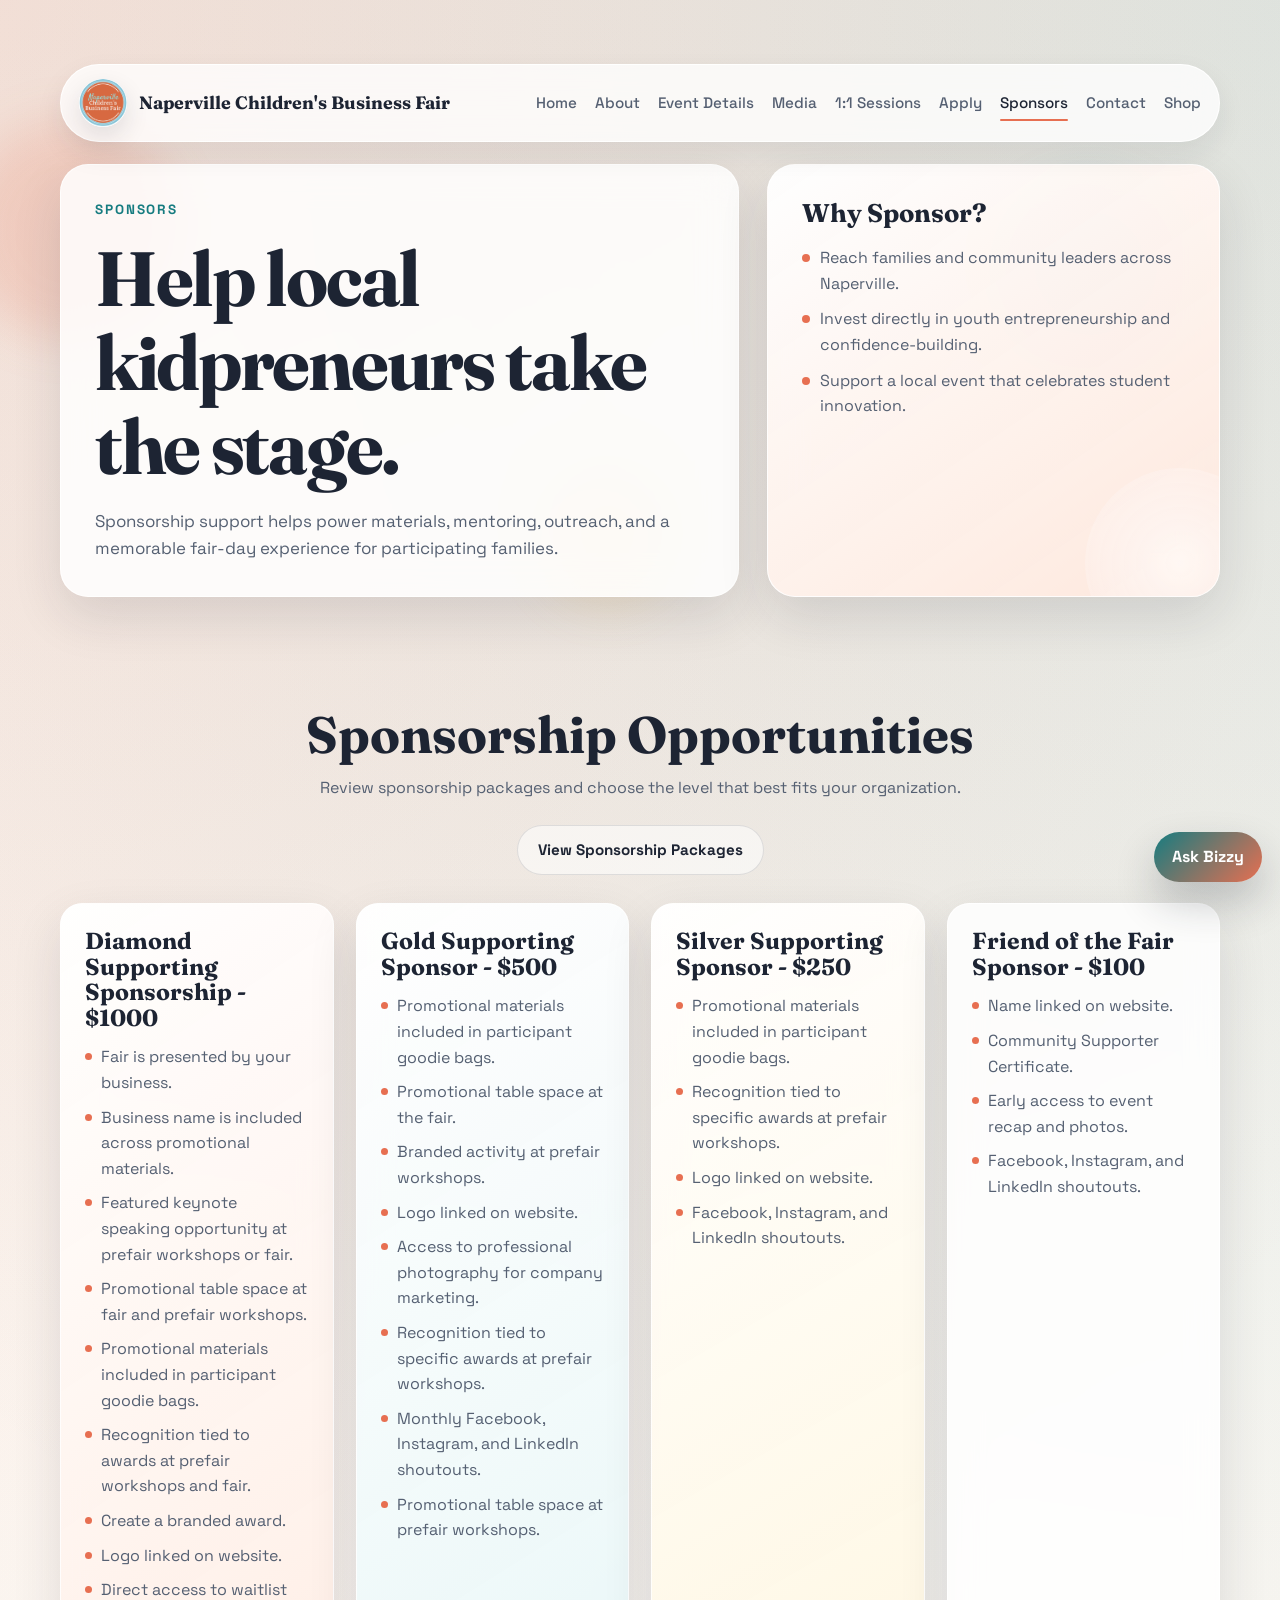
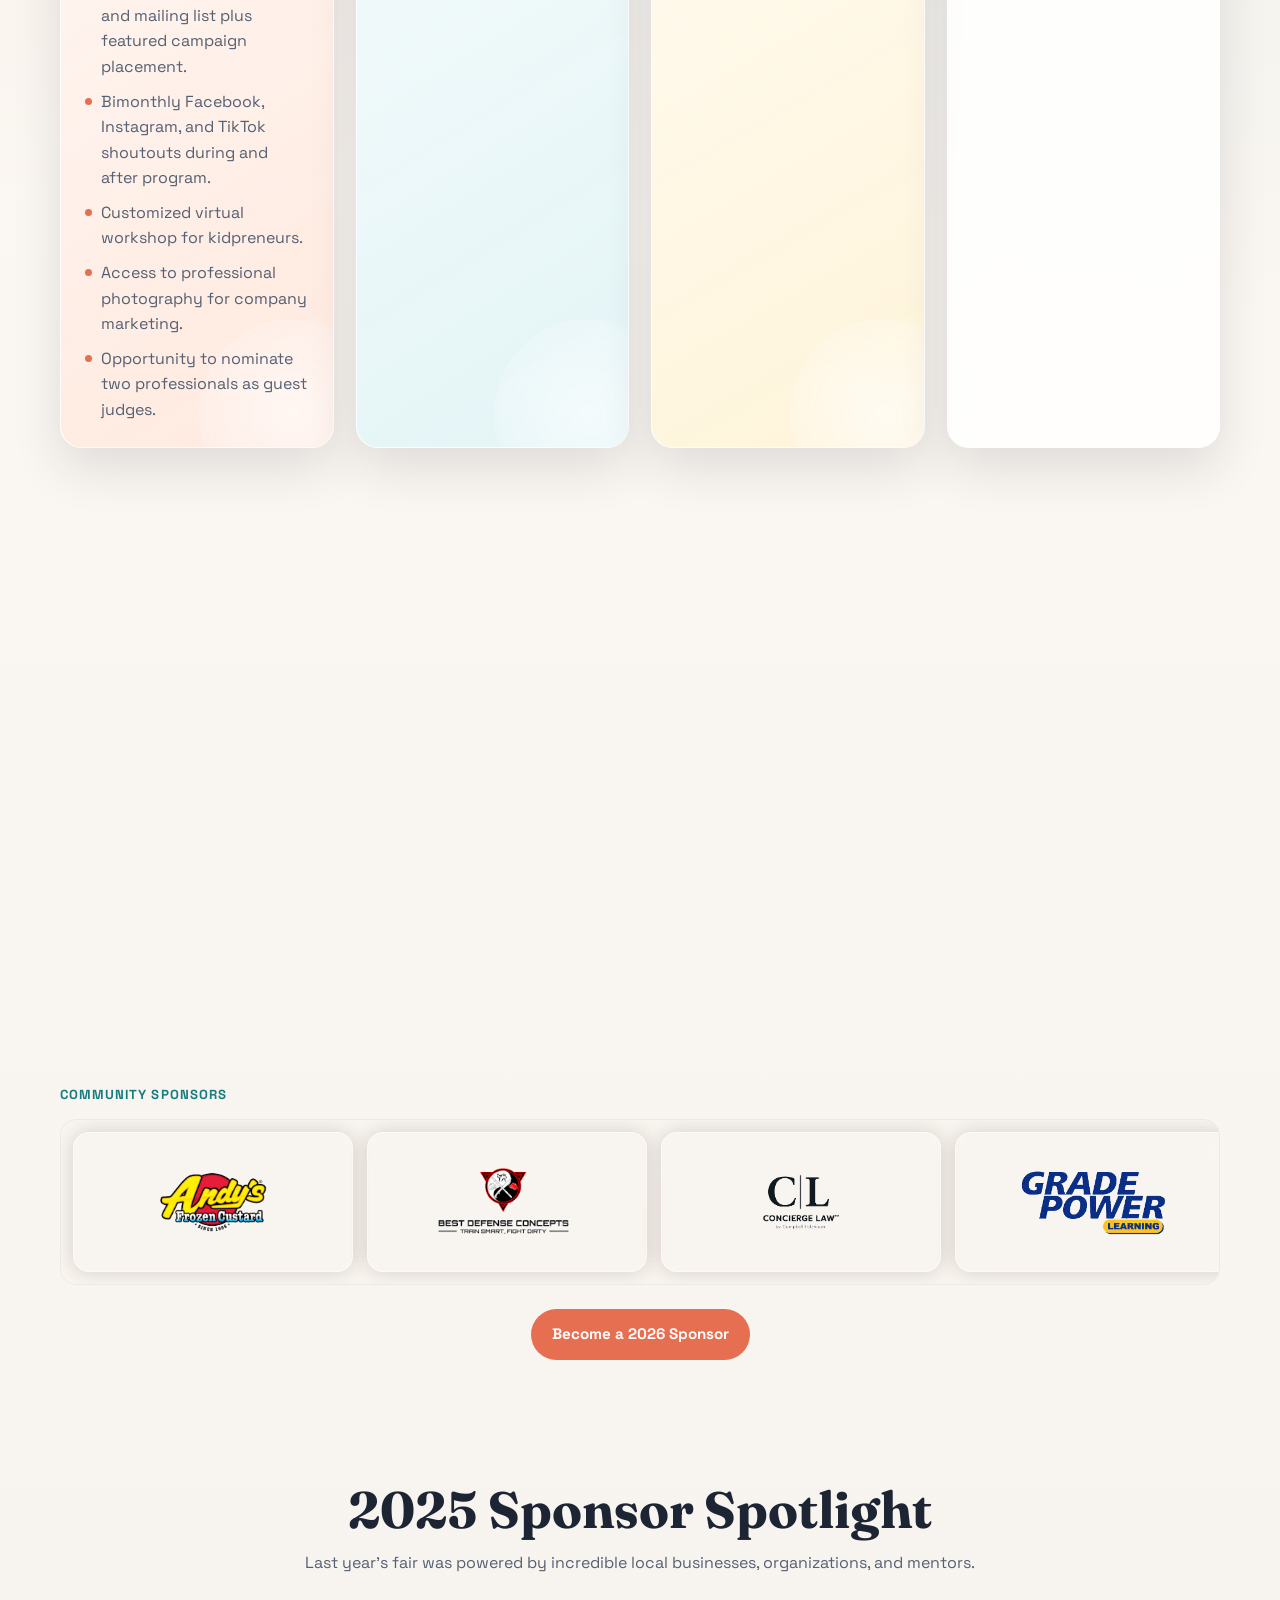
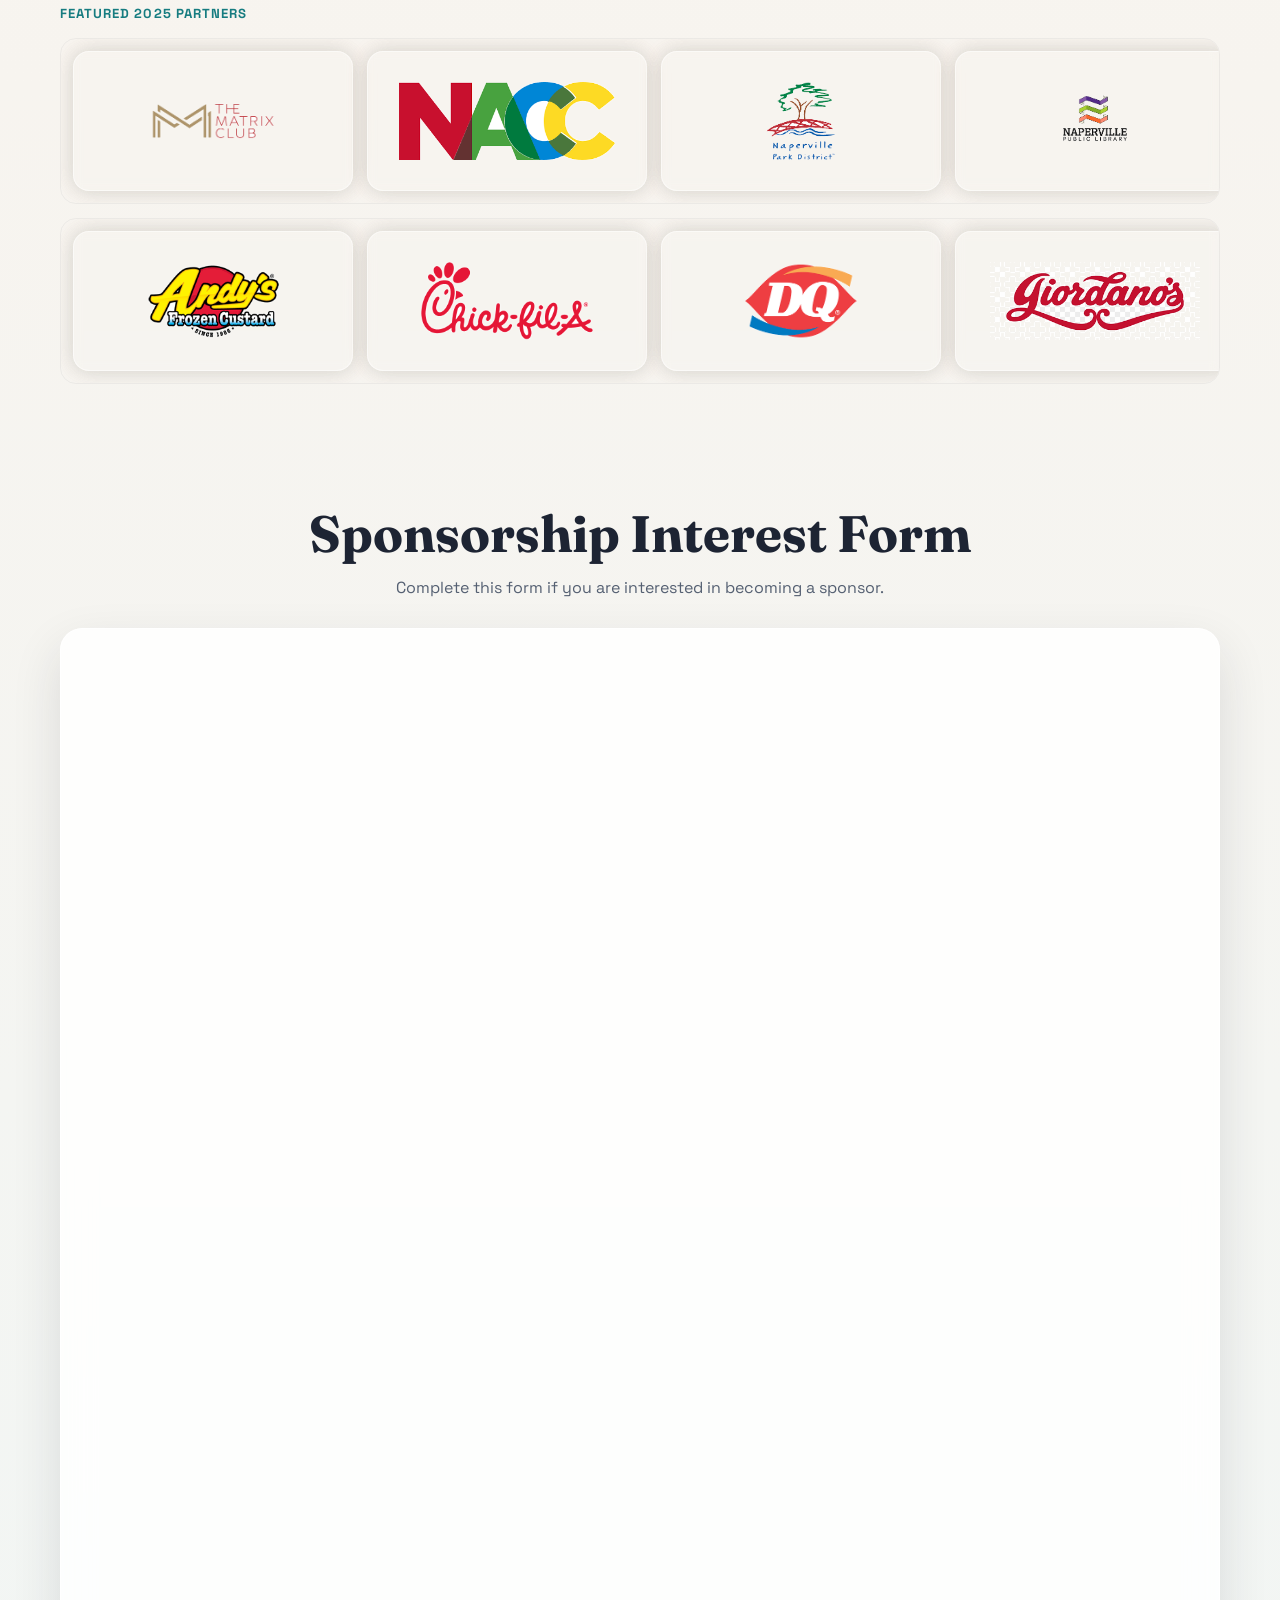
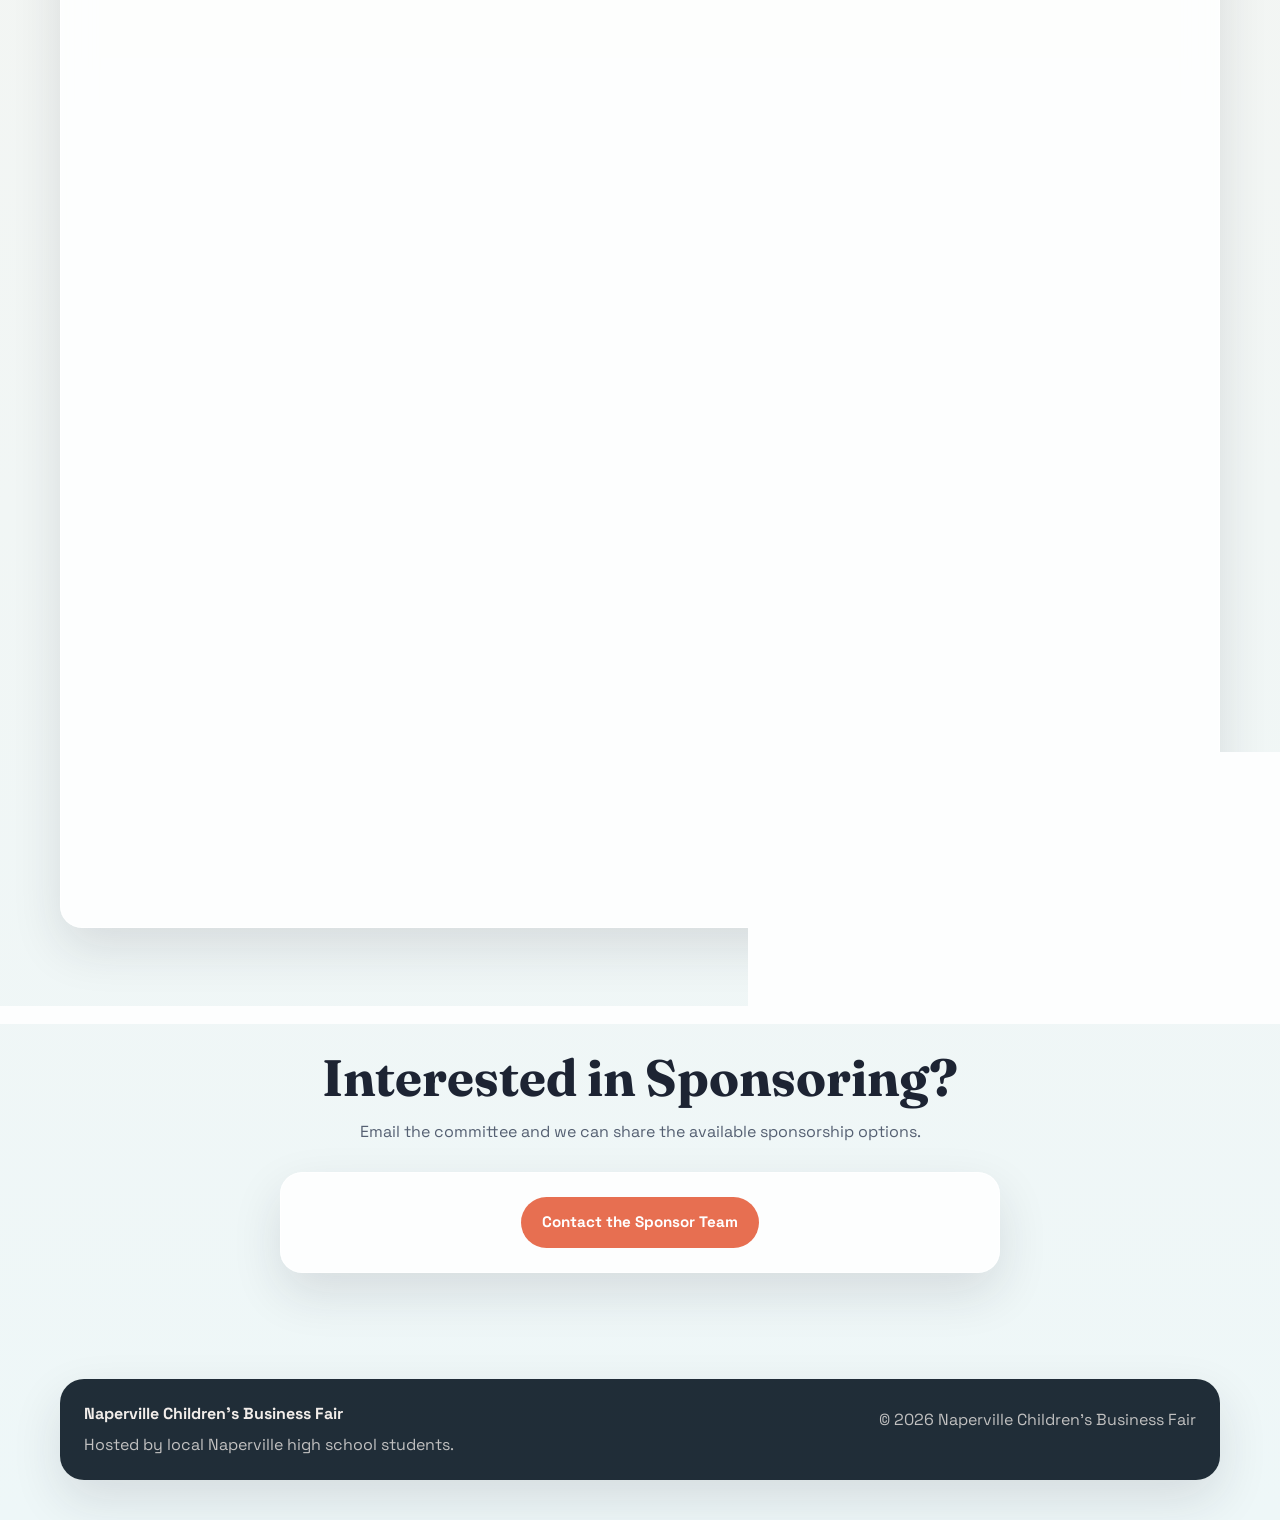
<file: sponsors.html>
<!doctype html>
<html lang="en">
  <head>
    <meta charset="utf-8" />
    <meta name="viewport" content="width=device-width, initial-scale=1, viewport-fit=cover" />
    <title>Sponsors | Naperville Children's Business Fair</title>
    <link rel="preconnect" href="https://fonts.googleapis.com" />
    <link rel="preconnect" href="https://fonts.gstatic.com" crossorigin />
    <link
      href="https://fonts.googleapis.com/css2?family=Fraunces:opsz,wght@9..144,600;9..144,700&family=Space+Grotesk:wght@400;500;600;700&display=swap"
      rel="stylesheet"
    />
    <link rel="stylesheet" href="styles.css?v=20260707-3" />
  </head>
  <body>
    <header class="hero" id="top">
      <div class="hero-orb hero-orb--one" aria-hidden="true"></div>
      <div class="hero-orb hero-orb--two" aria-hidden="true"></div>
      <div class="hero-orb hero-orb--three" aria-hidden="true"></div>

      <nav class="nav">
        <a class="logo" href="index.html" aria-label="Go to home page">
          <img src="assets/cbf-logo.png" alt="Naperville Children's Business Fair logo" />
          <span>Naperville Children's Business Fair</span>
        </a>
        <div class="nav-links">
          <a href="index.html">Home</a>
          <a href="about.html">About</a>
          <a href="event.html">Event Details</a>
          <a href="media.html">Media</a>
          <a href="sessions.html">1:1 Sessions</a>
          <a href="applications.html">Apply</a>
          <a href="sponsors.html" class="active">Sponsors</a>
          <a href="contact.html">Contact</a>
          <a href="https://shop.napervillecbf.com/collections/all" target="_blank" rel="noopener noreferrer">Shop</a>
        </div>
      </nav>

      <div class="hero-grid">
        <div class="hero-copy reveal">
          <p class="eyebrow">Sponsors</p>
          <h1>Help local kidpreneurs take the stage.</h1>
          <p class="lead">
            Sponsorship support helps power materials, mentoring, outreach, and
            a memorable fair-day experience for participating families.
          </p>
        </div>

        <div class="hero-card gradient-card gradient-card--warm reveal">
          <h2>Why Sponsor?</h2>
          <ul class="why-sponsor-list">
            <li>Reach families and community leaders across Naperville.</li>
            <li>Invest directly in youth entrepreneurship and confidence-building.</li>
            <li>Support a local event that celebrates student innovation.</li>
          </ul>
        </div>
      </div>
    </header>

    <main>
      <section class="section sponsors">
        <div class="section-header reveal">
          <h2>Sponsorship Opportunities</h2>
          <p>
            Review sponsorship packages and choose the level that best fits your
            organization.
          </p>
          <div class="cta-row" style="justify-content: center;">
            <a
              class="btn ghost"
              href="https://docs.google.com/document/d/1RXQgsgFxO8eBo5LZ05Av1uk90hIVxACEh3mi60HlUFI/edit?tab=t.0"
              target="_blank"
              rel="noreferrer"
            >
              View Sponsorship Packages
            </a>
          </div>
        </div>

        <div class="sponsors-grid">
          <div class="sponsor-card gradient-card gradient-card--warm reveal">
            <h3>Diamond Supporting Sponsorship - $1000</h3>
            <ul class="tier-list">
              <li>Fair is presented by your business.</li>
              <li>Business name is included across promotional materials.</li>
              <li>Featured keynote speaking opportunity at prefair workshops or fair.</li>
              <li>Promotional table space at fair and prefair workshops.</li>
              <li>Promotional materials included in participant goodie bags.</li>
              <li>Recognition tied to awards at prefair workshops and fair.</li>
              <li>Create a branded award.</li>
              <li>Logo linked on website.</li>
              <li>Direct access to waitlist and mailing list plus featured campaign placement.</li>
              <li>Bimonthly Facebook, Instagram, and TikTok shoutouts during and after program.</li>
              <li>Customized virtual workshop for kidpreneurs.</li>
              <li>Access to professional photography for company marketing.</li>
              <li>Opportunity to nominate two professionals as guest judges.</li>
            </ul>
          </div>
          <div class="sponsor-card gradient-card gradient-card--cool reveal">
            <h3>Gold Supporting Sponsor - $500</h3>
            <ul class="tier-list">
              <li>Promotional materials included in participant goodie bags.</li>
              <li>Promotional table space at the fair.</li>
              <li>Branded activity at prefair workshops.</li>
              <li>Logo linked on website.</li>
              <li>Access to professional photography for company marketing.</li>
              <li>Recognition tied to specific awards at prefair workshops.</li>
              <li>Monthly Facebook, Instagram, and LinkedIn shoutouts.</li>
              <li>Promotional table space at prefair workshops.</li>
            </ul>
          </div>
          <div class="sponsor-card gradient-card gradient-card--sun reveal">
            <h3>Silver Supporting Sponsor - $250</h3>
            <ul class="tier-list">
              <li>Promotional materials included in participant goodie bags.</li>
              <li>Recognition tied to specific awards at prefair workshops.</li>
              <li>Logo linked on website.</li>
              <li>Facebook, Instagram, and LinkedIn shoutouts.</li>
            </ul>
          </div>
          <div class="sponsor-card reveal">
            <h3>Friend of the Fair Sponsor - $100</h3>
            <ul class="tier-list">
              <li>Name linked on website.</li>
              <li>Community Supporter Certificate.</li>
              <li>Early access to event recap and photos.</li>
              <li>Facebook, Instagram, and LinkedIn shoutouts.</li>
            </ul>
          </div>
        </div>
        <div class="workshop-note reveal">
          All proceeds are tax deductible and benefit the Naperville Children's
          Business Fair.
        </div>
      </section>

      <section class="section sponsor-wall">
        <div class="section-header reveal">
          <h2>2026 Sponsor Spotlight</h2>
          <p>
            This year’s fair is powered by incredible local businesses,
            organizations, and mentors.
          </p>
        </div>

        <div class="presenting-sponsors presenting-sponsors--home reveal">
          <p class="presenting-title">Presenting Sponsors</p>
          <div class="presenting-grid">
            <div class="presenting-card presenting-card--neighbrhub">
              <a href="http://neighbrhub.com/" target="_blank" rel="noopener noreferrer" aria-label="Visit Neighbrhub website">
                <img class="presenting-logo-neighbrhub" src="assets/2026%20sponsors/neighbrhub.png" alt="Neighbrhub logo" loading="lazy" />
              </a>
            </div>
            <div class="presenting-card presenting-card--north-central">
              <a href="https://www.northcentralcollege.edu/" target="_blank" rel="noopener noreferrer" aria-label="Visit North Central College website">
                <img src="assets/2026%20sponsors/North-Central-College-Logo.png" alt="North Central College logo" loading="lazy" />
              </a>
            </div>
          </div>
        </div>

        <div class="sponsor-logo-wall reveal">
          <p class="sponsor-ribbon-label">Community Sponsors</p>
          <div class="sponsor-marquee">
            <div class="sponsor-marquee-track">
              <div class="sponsor-logo-card"><img src="assets/2026%20sponsors/andyscustard.png" alt="Andy's Frozen Custard logo" loading="lazy" /></div>
              <div class="sponsor-logo-card"><img src="assets/2026%20sponsors/bestdefenseconcepts.png" alt="Best Defense Concepts logo" loading="lazy" /></div>
              <div class="sponsor-logo-card"><img src="assets/2026%20sponsors/conciergelaw.png" alt="Concierge Law logo" loading="lazy" /></div>
              <div class="sponsor-logo-card"><img src="assets/2026%20sponsors/gradepower.png" alt="Grade Power logo" loading="lazy" /></div>
              <div class="sponsor-logo-card"><img src="assets/2026%20sponsors/kendrascott.png" alt="Kendra Scott logo" loading="lazy" /></div>
              <div class="sponsor-logo-card"><img src="assets/2026%20sponsors/ndp.png" alt="Notre Dame Parish logo" loading="lazy" /></div>
              <div class="sponsor-logo-card"><img src="assets/2026%20sponsors/raising-cane%27s.png" alt="Raising Cane's logo" loading="lazy" /></div>
              <div class="sponsor-logo-card"><img src="assets/2026%20sponsors/andyscustard.png" alt="Andy's Frozen Custard logo" loading="lazy" /></div>
              <div class="sponsor-logo-card"><img src="assets/2026%20sponsors/bestdefenseconcepts.png" alt="Best Defense Concepts logo" loading="lazy" /></div>
              <div class="sponsor-logo-card"><img src="assets/2026%20sponsors/conciergelaw.png" alt="Concierge Law logo" loading="lazy" /></div>
              <div class="sponsor-logo-card"><img src="assets/2026%20sponsors/gradepower.png" alt="Grade Power logo" loading="lazy" /></div>
              <div class="sponsor-logo-card"><img src="assets/2026%20sponsors/kendrascott.png" alt="Kendra Scott logo" loading="lazy" /></div>
              <div class="sponsor-logo-card"><img src="assets/2026%20sponsors/ndp.png" alt="Notre Dame Parish logo" loading="lazy" /></div>
              <div class="sponsor-logo-card"><img src="assets/2026%20sponsors/raising-cane%27s.png" alt="Raising Cane's logo" loading="lazy" /></div>
            </div>
          </div>
        </div>

        <div class="cta-row" style="justify-content: center;">
          <a class="btn primary" href="#sponsor-form">Become a 2026 Sponsor</a>
        </div>
      </section>

      <section class="section sponsor-wall">
        <div class="section-header reveal">
          <h2>2025 Sponsor Spotlight</h2>
          <p>
            Last year’s fair was powered by incredible local businesses,
            organizations, and mentors.
          </p>
        </div>
        <div class="sponsor-logo-wall reveal">
          <p class="sponsor-ribbon-label">Featured 2025 Partners</p>
          <div class="sponsor-marquee">
            <div class="sponsor-marquee-track">
              <div class="sponsor-logo-card"><img src="assets/logos%20(2025%20sponsors)/matrix-club.png" alt="The Matrix Club logo" loading="lazy" /></div>
              <div class="sponsor-logo-card"><img src="assets/logos%20(2025%20sponsors)/nacc.png" alt="NACC logo" loading="lazy" /></div>
              <div class="sponsor-logo-card"><img src="assets/logos%20(2025%20sponsors)/naperville-park-district.png" alt="Naperville Park District logo" loading="lazy" /></div>
              <div class="sponsor-logo-card"><img src="assets/logos%20(2025%20sponsors)/naperville-public-library.png" alt="Naperville Public Library logo" loading="lazy" /></div>
              <div class="sponsor-logo-card"><img src="assets/logos%20(2025%20sponsors)/nef.png" alt="NEF logo" loading="lazy" /></div>
              <div class="sponsor-logo-card"><img src="assets/logos%20(2025%20sponsors)/KidsMatter.png" alt="KidsMatter logo" loading="lazy" /></div>
              <div class="sponsor-logo-card"><img src="assets/logos%20(2025%20sponsors)/raising-cane%27s-chicken-fingers.png" alt="Raising Cane's logo" loading="lazy" /></div>
              <div class="sponsor-logo-card"><img src="assets/logos%20(2025%20sponsors)/goldfish-swim-school.png" alt="Goldfish Swim School logo" loading="lazy" /></div>
              <div class="sponsor-logo-card"><img src="assets/logos%20(2025%20sponsors)/capstone-financial-advisors.png" alt="Capstone Financial Advisors logo" loading="lazy" /></div>
              <div class="sponsor-logo-card"><img src="assets/logos%20(2025%20sponsors)/cinnaholic.png" alt="Cinnaholic logo" loading="lazy" /></div>
              <div class="sponsor-logo-card"><img src="assets/logos%20(2025%20sponsors)/naperville-development-partnership.png" alt="Naperville Development Partnership logo" loading="lazy" /></div>
              <div class="sponsor-logo-card"><img src="assets/logos%20(2025%20sponsors)/pinots-palette.png" alt="Pinot's Palette logo" loading="lazy" /></div>
              <div class="sponsor-logo-card"><img src="assets/logos%20(2025%20sponsors)/aqueity.png" alt="Aqueity logo" loading="lazy" /></div>
              <div class="sponsor-logo-card"><img src="assets/logos%20(2025%20sponsors)/matrix-club.png" alt="The Matrix Club logo" loading="lazy" /></div>
              <div class="sponsor-logo-card"><img src="assets/logos%20(2025%20sponsors)/nacc.png" alt="NACC logo" loading="lazy" /></div>
              <div class="sponsor-logo-card"><img src="assets/logos%20(2025%20sponsors)/naperville-park-district.png" alt="Naperville Park District logo" loading="lazy" /></div>
              <div class="sponsor-logo-card"><img src="assets/logos%20(2025%20sponsors)/naperville-public-library.png" alt="Naperville Public Library logo" loading="lazy" /></div>
              <div class="sponsor-logo-card"><img src="assets/logos%20(2025%20sponsors)/nef.png" alt="NEF logo" loading="lazy" /></div>
              <div class="sponsor-logo-card"><img src="assets/logos%20(2025%20sponsors)/KidsMatter.png" alt="KidsMatter logo" loading="lazy" /></div>
              <div class="sponsor-logo-card"><img src="assets/logos%20(2025%20sponsors)/raising-cane%27s-chicken-fingers.png" alt="Raising Cane's logo" loading="lazy" /></div>
              <div class="sponsor-logo-card"><img src="assets/logos%20(2025%20sponsors)/goldfish-swim-school.png" alt="Goldfish Swim School logo" loading="lazy" /></div>
              <div class="sponsor-logo-card"><img src="assets/logos%20(2025%20sponsors)/capstone-financial-advisors.png" alt="Capstone Financial Advisors logo" loading="lazy" /></div>
              <div class="sponsor-logo-card"><img src="assets/logos%20(2025%20sponsors)/cinnaholic.png" alt="Cinnaholic logo" loading="lazy" /></div>
              <div class="sponsor-logo-card"><img src="assets/logos%20(2025%20sponsors)/naperville-development-partnership.png" alt="Naperville Development Partnership logo" loading="lazy" /></div>
              <div class="sponsor-logo-card"><img src="assets/logos%20(2025%20sponsors)/pinots-palette.png" alt="Pinot's Palette logo" loading="lazy" /></div>
              <div class="sponsor-logo-card"><img src="assets/logos%20(2025%20sponsors)/aqueity.png" alt="Aqueity logo" loading="lazy" /></div>
            </div>
          </div>
          <div class="sponsor-marquee sponsor-marquee--reverse">
            <div class="sponsor-marquee-track">
              <div class="sponsor-logo-card"><img src="assets/logos%20(2025%20sponsors)/andy%27s-frozen-custard.png" alt="Andy's Frozen Custard logo" loading="lazy" /></div>
              <div class="sponsor-logo-card"><img src="assets/logos%20(2025%20sponsors)/chick-fil-a.png" alt="Chick-fil-A logo" loading="lazy" /></div>
              <div class="sponsor-logo-card"><img src="assets/logos%20(2025%20sponsors)/dairy-queen-dq.png" alt="Dairy Queen logo" loading="lazy" /></div>
              <div class="sponsor-logo-card"><img src="assets/logos%20(2025%20sponsors)/giordano%27s.png" alt="Giordano's logo" loading="lazy" /></div>
              <div class="sponsor-logo-card"><img src="assets/logos%20(2025%20sponsors)/jenis-ice-creams.png" alt="Jeni's Ice Creams logo" loading="lazy" /></div>
              <div class="sponsor-logo-card"><img src="assets/logos%20(2025%20sponsors)/naperville-hearing-services.png" alt="Naperville Hearing Services logo" loading="lazy" /></div>
              <div class="sponsor-logo-card"><img src="assets/logos%20(2025%20sponsors)/astro-fun-world.png" alt="Astro Fun World logo" loading="lazy" /></div>
              <div class="sponsor-logo-card"><img src="assets/logos%20(2025%20sponsors)/nautical-bowls.png" alt="Nautical Bowls logo" loading="lazy" /></div>
              <div class="sponsor-logo-card"><img src="assets/logos%20(2025%20sponsors)/nrwib.png" alt="NRWIB logo" loading="lazy" /></div>
              <div class="sponsor-logo-card"><img src="assets/logos%20(2025%20sponsors)/sno-problems.png" alt="Sno Problems logo" loading="lazy" /></div>
              <div class="sponsor-logo-card"><img src="assets/logos%20(2025%20sponsors)/susan-myket-phd-and-associates.png" alt="Susan Myket PhD and Associates logo" loading="lazy" /></div>
              <div class="sponsor-logo-card"><img src="assets/logos%20(2025%20sponsors)/b-and-k.png" alt="B and K logo" loading="lazy" /></div>
              <div class="sponsor-logo-card"><img src="assets/logos%20(2025%20sponsors)/andy%27s-frozen-custard.png" alt="Andy's Frozen Custard logo" loading="lazy" /></div>
              <div class="sponsor-logo-card"><img src="assets/logos%20(2025%20sponsors)/chick-fil-a.png" alt="Chick-fil-A logo" loading="lazy" /></div>
              <div class="sponsor-logo-card"><img src="assets/logos%20(2025%20sponsors)/dairy-queen-dq.png" alt="Dairy Queen logo" loading="lazy" /></div>
              <div class="sponsor-logo-card"><img src="assets/logos%20(2025%20sponsors)/giordano%27s.png" alt="Giordano's logo" loading="lazy" /></div>
              <div class="sponsor-logo-card"><img src="assets/logos%20(2025%20sponsors)/jenis-ice-creams.png" alt="Jeni's Ice Creams logo" loading="lazy" /></div>
              <div class="sponsor-logo-card"><img src="assets/logos%20(2025%20sponsors)/naperville-hearing-services.png" alt="Naperville Hearing Services logo" loading="lazy" /></div>
              <div class="sponsor-logo-card"><img src="assets/logos%20(2025%20sponsors)/astro-fun-world.png" alt="Astro Fun World logo" loading="lazy" /></div>
              <div class="sponsor-logo-card"><img src="assets/logos%20(2025%20sponsors)/nautical-bowls.png" alt="Nautical Bowls logo" loading="lazy" /></div>
              <div class="sponsor-logo-card"><img src="assets/logos%20(2025%20sponsors)/nrwib.png" alt="NRWIB logo" loading="lazy" /></div>
              <div class="sponsor-logo-card"><img src="assets/logos%20(2025%20sponsors)/sno-problems.png" alt="Sno Problems logo" loading="lazy" /></div>
              <div class="sponsor-logo-card"><img src="assets/logos%20(2025%20sponsors)/susan-myket-phd-and-associates.png" alt="Susan Myket PhD and Associates logo" loading="lazy" /></div>
              <div class="sponsor-logo-card"><img src="assets/logos%20(2025%20sponsors)/b-and-k.png" alt="B and K logo" loading="lazy" /></div>
            </div>
          </div>
        </div>
      </section>

      <section class="section sponsor-info" id="sponsor-form">
        <div class="section-header reveal">
          <h2>Sponsorship Interest Form</h2>
          <p>
            Complete this form if you are interested in becoming a sponsor.
          </p>
        </div>
        <div class="form-container reveal">
          <iframe
            src="https://docs.google.com/forms/d/e/1FAIpQLSc6LdDbtlqKrqu1r7P_29dx-qpcQ3mFyaWxHYblFqDIanedpg/viewform?embedded=true"
            height="1850"
            title="Naperville Children's Business Fair sponsorship interest form"
          >
            Loading…
          </iframe>
        </div>
      </section>

      <section class="section contact">
        <div class="section-header reveal">
          <h2>Interested in Sponsoring?</h2>
          <p>Email the committee and we can share the available sponsorship options.</p>
        </div>
        <div class="contact-form reveal">
          <a class="btn primary" href="mailto:napervillebusinessfair@gmail.com">Contact the Sponsor Team</a>
        </div>
      </section>
    </main>

    <footer class="footer">
      <div>
        <strong>Naperville Children's Business Fair</strong>
        <p>Hosted by local Naperville high school students.</p>
      </div>
      <div>
        <p>© 2026 Naperville Children's Business Fair</p>
      </div>
    </footer>

    <script src="gemini-config.js"></script>
    <script src="site.js"></script>
  </body>
</html>
</file>
<file: styles.css>
:root {
  --bg: #f7f4ef;
  --bg-soft: #fffdf9;
  --surface: rgba(255, 255, 255, 0.84);
  --surface-strong: #ffffff;
  --surface-tint: #fff4e6;
  --text: #1d2433;
  --text-soft: #556072;
  --line: rgba(29, 36, 51, 0.1);
  --accent: #e76f51;
  --accent-deep: #d85a3a;
  --accent-soft: #fff0ea;
  --teal: #167c80;
  --sky: #dff2f5;
  --shadow: 0 20px 50px rgba(29, 36, 51, 0.12);
  --shadow-soft: 0 12px 28px rgba(29, 36, 51, 0.08);
  --radius-lg: 28px;
  --radius-md: 22px;
  --radius-sm: 16px;
  --max-width: 1160px;
}

* {
  box-sizing: border-box;
}

html {
  scroll-behavior: smooth;
  scroll-padding-top: 110px;
}

body {
  margin: 0;
  min-width: 320px;
  font-family: "Space Grotesk", sans-serif;
  color: var(--text);
  line-height: 1.6;
  background:
    radial-gradient(circle at top left, rgba(231, 111, 81, 0.16), transparent 28%),
    radial-gradient(circle at top right, rgba(22, 124, 128, 0.14), transparent 30%),
    linear-gradient(180deg, #fffaf5 0%, #f7f4ef 52%, #eef7f8 100%);
  overflow-x: hidden;
}

main {
  padding-top: 18px;
}

img {
  max-width: 100%;
  display: block;
}

a {
  color: inherit;
  text-decoration: none;
}

button,
input,
textarea {
  font: inherit;
}

h1,
h2,
h3 {
  margin: 0;
  font-family: "Fraunces", serif;
  line-height: 1.1;
  color: var(--text);
}

p {
  margin: 0;
}

ul {
  margin: 0;
  padding: 0;
}

.announcement-bar {
  position: sticky;
  top: 0;
  z-index: 60;
  padding: 12px 20px;
  background: rgba(20, 33, 44, 0.92);
  color: #fefaf5;
  border-bottom: 1px solid rgba(255, 255, 255, 0.08);
  backdrop-filter: blur(12px);
}

.announcement-inner {
  max-width: var(--max-width);
  margin: 0 auto;
  display: flex;
  align-items: center;
  gap: 16px;
  flex-wrap: wrap;
}

.announcement-label {
  display: inline-flex;
  align-items: center;
  gap: 8px;
  padding: 7px 12px;
  border-radius: 999px;
  background: rgba(231, 111, 81, 0.18);
  color: #ffd7cb;
  font-size: 0.78rem;
  font-weight: 700;
  letter-spacing: 0.08em;
  text-transform: uppercase;
}

.announcement-dropdown {
  flex: 1 1 500px;
  position: static;
  opacity: 1;
  visibility: visible;
  transform: none;
  max-height: none;
  overflow: visible;
  padding: 0;
  background: transparent;
  border: 0;
  box-shadow: none;
}

.announcement-dropdown ul,
.announcement-inner ul {
  display: flex;
  gap: 14px;
  flex-wrap: wrap;
  list-style: none;
}

.announcement-dropdown li,
.announcement-inner li {
  padding: 0;
  border: 0;
  display: inline-flex;
  align-items: center;
  gap: 8px;
  color: rgba(255, 250, 245, 0.92);
  font-size: 0.95rem;
}

.announcement-dropdown li::before,
.announcement-inner li::before {
  content: "";
  width: 7px;
  height: 7px;
  border-radius: 50%;
  background: #ffd166;
  flex: 0 0 auto;
}

.announcement-modal {
  position: fixed;
  inset: 0;
  z-index: 120;
  display: flex;
  align-items: center;
  justify-content: center;
  padding: 24px;
  background: rgba(20, 33, 44, 0.48);
  backdrop-filter: blur(10px);
}

.announcement-modal.is-hidden {
  display: none;
}

.announcement-panel {
  width: min(720px, 100%);
  position: relative;
  padding: 30px;
  border-radius: 30px;
  background: linear-gradient(180deg, rgba(255, 255, 255, 0.98), rgba(255, 244, 230, 0.96));
  box-shadow: 0 30px 80px rgba(20, 33, 44, 0.24);
  border: 1px solid rgba(255, 255, 255, 0.7);
}

.announcement-fab {
  position: fixed;
  bottom: 18px;
  right: 18px;
  z-index: 110;
  min-height: 46px;
  padding: 11px 16px;
  border: 0;
  border-radius: 999px;
  background: rgba(20, 33, 44, 0.88);
  color: #fffaf5;
  box-shadow: 0 18px 38px rgba(20, 33, 44, 0.2);
  cursor: pointer;
  font-size: 0.92rem;
  font-weight: 700;
}

.bizzy-widget {
  position: fixed;
  right: 18px;
  bottom: 18px;
  z-index: 135;
  pointer-events: none;
}

body.has-announcement-fab .bizzy-widget {
  bottom: 74px;
}

.bizzy-widget > * {
  pointer-events: auto;
}

.bizzy-toggle {
  min-height: 48px;
  padding: 12px 18px;
  border: 0;
  border-radius: 999px;
  background: linear-gradient(135deg, #167c80, #e76f51);
  color: #fff;
  box-shadow: 0 20px 40px rgba(29, 36, 51, 0.24);
  cursor: pointer;
  font-weight: 700;
}

.bizzy-panel {
  position: absolute;
  right: 0;
  bottom: 62px;
  width: min(390px, calc(100vw - 24px));
  max-height: min(74vh, 620px);
  display: none;
  grid-template-rows: auto 1fr auto auto;
  border-radius: 20px;
  overflow: hidden;
  background: rgba(255, 255, 255, 0.98);
  border: 1px solid rgba(29, 36, 51, 0.12);
  box-shadow: 0 28px 64px rgba(29, 36, 51, 0.24);
}

.bizzy-panel.is-open {
  display: grid;
}

.bizzy-header {
  padding: 14px 16px;
  display: flex;
  align-items: flex-start;
  justify-content: space-between;
  gap: 10px;
  background: linear-gradient(135deg, rgba(22, 124, 128, 0.12), rgba(231, 111, 81, 0.12));
  border-bottom: 1px solid rgba(29, 36, 51, 0.08);
}

.bizzy-header strong {
  display: block;
  font-size: 1.05rem;
}

.bizzy-header p {
  margin-top: 2px;
  color: var(--text-soft);
  font-size: 0.82rem;
}

.bizzy-close {
  border: 0;
  background: rgba(29, 36, 51, 0.08);
  color: var(--text);
  padding: 7px 10px;
  border-radius: 10px;
  cursor: pointer;
  font-size: 0.84rem;
  font-weight: 600;
}

.bizzy-messages {
  padding: 12px;
  overflow-y: auto;
  display: grid;
  gap: 10px;
  background: linear-gradient(180deg, rgba(255, 255, 255, 0.95), rgba(248, 250, 252, 0.98));
}

.bizzy-message {
  max-width: 86%;
  padding: 10px 12px;
  border-radius: 14px;
  font-size: 0.92rem;
  line-height: 1.45;
  white-space: pre-wrap;
}

.bizzy-message.is-bot {
  justify-self: start;
  background: #fff;
  border: 1px solid rgba(29, 36, 51, 0.1);
  color: var(--text);
}

.bizzy-message.is-user {
  justify-self: end;
  background: linear-gradient(135deg, #167c80, #14676b);
  color: #fff;
}

.bizzy-form {
  display: grid;
  grid-template-columns: 1fr auto;
  gap: 8px;
  padding: 10px 12px 0;
  border-top: 1px solid rgba(29, 36, 51, 0.08);
  background: #fff;
}

.bizzy-form input {
  width: 100%;
  border: 1px solid rgba(29, 36, 51, 0.14);
  border-radius: 12px;
  padding: 10px 12px;
}

.bizzy-hint {
  margin: 0;
  padding: 8px 12px 12px;
  font-size: 0.78rem;
  color: var(--text-soft);
  background: #fff;
}

.bizzy-hint code {
  background: rgba(29, 36, 51, 0.08);
  border-radius: 6px;
  padding: 2px 6px;
}

.announcement-kicker {
  margin-bottom: 10px;
  color: var(--accent);
  font-size: 0.82rem;
  font-weight: 700;
  letter-spacing: 0.08em;
  text-transform: uppercase;
}

.announcement-panel h2 {
  margin-bottom: 14px;
  font-size: clamp(2rem, 4vw, 3rem);
}

.announcement-panel p {
  color: var(--text-soft);
  font-size: 1.02rem;
}

.announcement-panel ul {
  margin: 20px 0 24px;
  display: grid;
  gap: 10px;
  list-style: none;
}

.announcement-panel li {
  padding: 14px 16px;
  border-radius: 16px;
  background: rgba(255, 255, 255, 0.72);
  border: 1px solid rgba(29, 36, 51, 0.08);
}

.announcement-actions {
  display: flex;
  gap: 14px;
  flex-wrap: wrap;
}

.modal-close {
  position: absolute;
  top: 16px;
  right: 16px;
  width: 42px;
  height: 42px;
  border: 0;
  border-radius: 50%;
  background: rgba(29, 36, 51, 0.06);
  color: var(--text);
  font-size: 1.2rem;
  cursor: pointer;
}

.nav {
  position: sticky;
  top: 64px;
  z-index: 50;
  max-width: var(--max-width);
  margin: 22px auto 0;
  padding: 14px 18px;
  display: flex;
  align-items: center;
  justify-content: space-between;
  gap: 20px;
  border-radius: 999px;
  background: rgba(255, 255, 255, 0.78);
  border: 1px solid rgba(255, 255, 255, 0.9);
  box-shadow: var(--shadow-soft);
  backdrop-filter: blur(16px);
}

.logo {
  display: flex;
  align-items: center;
  gap: 12px;
  min-width: 0;
  font-family: "Fraunces", serif;
  font-size: clamp(1rem, 1.4vw, 1.22rem);
  font-weight: 700;
}

.logo img {
  width: 48px;
  height: 48px;
  object-fit: contain;
  border-radius: 50%;
  background: #fff;
  box-shadow: 0 10px 24px rgba(29, 36, 51, 0.12);
}

.nav-links {
  display: flex;
  align-items: center;
  gap: 18px;
  flex-wrap: wrap;
  justify-content: flex-end;
  font-size: 0.95rem;
  color: var(--text-soft);
}

.nav-links a {
  position: relative;
  font-weight: 500;
}

.nav-links a::after {
  content: "";
  position: absolute;
  left: 0;
  bottom: -6px;
  width: 100%;
  height: 2px;
  border-radius: 999px;
  background: var(--accent);
  transform: scaleX(0);
  transform-origin: right;
  transition: transform 0.24s ease;
}

.nav-links a:hover,
.nav-links a.active {
  color: var(--text);
}

.nav-links a:hover::after,
.nav-links a.active::after {
  transform: scaleX(1);
  transform-origin: left;
}

.nav-toggle {
  display: none;
  border: 1px solid rgba(29, 36, 51, 0.14);
  background: rgba(255, 255, 255, 0.92);
  color: var(--text);
  border-radius: 999px;
  padding: 8px 14px;
  font-size: 0.9rem;
  font-weight: 700;
  cursor: pointer;
}

.nav-backdrop {
  position: fixed;
  inset: 0;
  z-index: 80;
  border: 0;
  padding: 0;
  opacity: 0;
  pointer-events: none;
  background: rgba(20, 33, 44, 0.5);
  backdrop-filter: blur(2px);
  transition: opacity 0.24s ease;
}

.nav-backdrop.is-visible {
  opacity: 1;
  pointer-events: auto;
}

.hero {
  position: relative;
  padding: 36px 20px 48px;
}

.hero-grid {
  max-width: var(--max-width);
  margin: 28px auto 0;
  display: grid;
  grid-template-columns: minmax(0, 1.2fr) minmax(300px, 0.8fr);
  gap: 28px;
  align-items: stretch;
  position: relative;
  z-index: 2;
}

.hero-grid--single {
  max-width: min(980px, var(--max-width));
  grid-template-columns: 1fr;
}

.hero-copy,
.hero-card {
  padding: 34px;
  border-radius: var(--radius-lg);
  background: var(--surface);
  border: 1px solid rgba(255, 255, 255, 0.8);
  box-shadow: var(--shadow);
  backdrop-filter: blur(18px);
}

.hero-copy--launch.reveal--visible {
  animation: heroLaunch 1.05s cubic-bezier(0.18, 0.9, 0.22, 1) both;
}

.eyebrow {
  margin-bottom: 16px;
  color: var(--teal);
  font-size: 0.84rem;
  font-weight: 700;
  letter-spacing: 0.14em;
  text-transform: uppercase;
}

.hero h1 {
  font-size: clamp(2.8rem, 6vw, 5.1rem);
  letter-spacing: -0.03em;
}

.lead {
  margin-top: 18px;
  color: var(--text-soft);
  font-size: 1.06rem;
}

.cta-row,
.hero-buttons,
.announcement-actions {
  margin-top: 24px;
  display: flex;
  gap: 14px;
  flex-wrap: wrap;
}

.hero-card h2 {
  font-size: clamp(1.5rem, 2vw, 2rem);
}

.hero-card__content {
  display: flex;
  flex-direction: column;
  justify-content: center;
}

.hero-card--stacked {
  display: grid;
  gap: 18px;
}

.hero-card__image {
  min-height: 0;
  display: flex;
  align-items: center;
  justify-content: center;
  padding: 16px;
  overflow: hidden;
  border-radius: 22px;
  aspect-ratio: 16 / 10;
  background: rgba(255, 255, 255, 0.92);
}

.hero-card__image--wide {
  aspect-ratio: auto;
  min-height: 220px;
}

.hero-card__image img {
  width: 100%;
  height: 100%;
  min-height: 100%;
  object-fit: cover;
}

.hero-card__image .hero-home-image {
  width: min(93%, 460px);
  height: auto;
  min-height: auto;
  max-height: 390px;
  margin: 0 auto;
  border-radius: 18px;
  object-fit: contain;
  object-position: center center;
}

.hero-card ul,
.details-card ul,
.booking-card ul,
.session-list {
  margin-top: 18px;
  list-style: none;
  display: grid;
  gap: 10px;
}

.hero-card li,
.booking-card li,
.session-list li {
  display: flex;
  gap: 10px;
  align-items: flex-start;
  color: var(--text-soft);
}

.hero-card li::before,
.booking-card li::before,
.session-list li::before {
  content: "";
  width: 8px;
  height: 8px;
  margin-top: 9px;
  border-radius: 50%;
  background: var(--accent);
  flex: 0 0 auto;
}

.why-sponsor-list {
  margin-top: 16px;
  display: grid;
  gap: 12px;
}

.why-sponsor-list li {
  color: var(--text-soft);
}

.hero-note,
.booking-note,
.workshop-note {
  margin-top: 18px;
  padding: 14px 16px;
  border-radius: 16px;
  background: var(--sky);
  color: #174a4f;
}

.workshop-note {
  max-width: 470px;
  margin-left: auto;
  margin-right: auto;
  padding: 10px 14px;
  text-align: center;
  font-size: 0.92rem;
}

.btn {
  display: inline-flex;
  align-items: center;
  justify-content: center;
  min-height: 48px;
  padding: 12px 20px;
  border: 1px solid transparent;
  border-radius: 999px;
  cursor: pointer;
  font-size: 0.95rem;
  font-weight: 700;
  transition: transform 0.2s ease, box-shadow 0.2s ease, background 0.2s ease, color 0.2s ease;
}

.btn:hover {
  transform: translateY(-1px);
  box-shadow: 0 14px 24px rgba(29, 36, 51, 0.12);
}

.btn.primary,
.btn-primary {
  background: var(--accent);
  color: #fff;
}

.btn.primary:hover,
.btn-primary:hover {
  background: var(--accent-deep);
}

.btn.ghost,
.btn-secondary {
  background: rgba(255, 255, 255, 0.55);
  color: var(--text);
  border-color: rgba(29, 36, 51, 0.12);
}

.btn.light {
  background: #fff;
  color: var(--text);
}

.hero-orb {
  position: absolute;
  border-radius: 50%;
  filter: blur(24px);
  opacity: 0.55;
  pointer-events: none;
  animation: float 11s ease-in-out infinite;
}

.hero-orb--one {
  top: 120px;
  left: -40px;
  width: 220px;
  height: 220px;
  background: rgba(231, 111, 81, 0.34);
}

.hero-orb--two {
  top: 180px;
  right: 8%;
  width: 180px;
  height: 180px;
  background: rgba(22, 124, 128, 0.24);
  animation-delay: -4s;
}

.hero-orb--three {
  bottom: 40px;
  left: 42%;
  width: 140px;
  height: 140px;
  background: rgba(255, 209, 102, 0.34);
  animation-delay: -7s;
}

.section {
  padding: 44px 20px 78px;
}

.section-header {
  max-width: 760px;
  margin: 0 auto 28px;
  text-align: center;
}

.section-header h2 {
  font-size: clamp(2rem, 4vw, 3.2rem);
}

.section-header p {
  margin-top: 12px;
  color: var(--text-soft);
  font-size: 1rem;
}

.brag-grid {
  max-width: var(--max-width);
  margin: 0 auto;
  display: grid;
  grid-template-columns: repeat(auto-fit, minmax(280px, 1fr));
  gap: 22px;
}

.brag-card {
  position: relative;
  overflow: hidden;
  padding: 24px;
  border-radius: var(--radius-md);
  background: linear-gradient(145deg, rgba(255, 255, 255, 0.92), rgba(255, 240, 234, 0.9));
  border: 1px solid rgba(255, 255, 255, 0.84);
  box-shadow: var(--shadow);
}

.brag-card::before {
  content: "";
  position: absolute;
  inset: -35% auto auto -28%;
  width: 58%;
  aspect-ratio: 1;
  border-radius: 50%;
  background: radial-gradient(circle, rgba(22, 124, 128, 0.18), transparent 66%);
  pointer-events: none;
  animation: bragSweep 9s ease-in-out infinite;
}

.brag-card h3 {
  position: relative;
  margin-bottom: 16px;
  font-size: 1.6rem;
}

.stat-grid {
  position: relative;
  display: grid;
  grid-template-columns: repeat(2, minmax(0, 1fr));
  gap: 12px;
}

.stat-item {
  padding: 14px 12px;
  border-radius: 14px;
  background: rgba(255, 255, 255, 0.85);
  border: 1px solid rgba(29, 36, 51, 0.08);
  box-shadow: 0 10px 22px rgba(29, 36, 51, 0.08);
  transition: transform 0.22s ease, box-shadow 0.22s ease;
}

.stat-item:hover {
  transform: translateY(-2px);
  box-shadow: 0 16px 24px rgba(29, 36, 51, 0.13);
}

.stat-number {
  display: block;
  font-family: "Fraunces", serif;
  font-size: clamp(1.6rem, 3vw, 2.15rem);
  line-height: 1;
  color: var(--accent-deep);
}

.stat-label {
  display: block;
  margin-top: 6px;
  color: var(--text-soft);
  font-size: 0.88rem;
  font-weight: 600;
  line-height: 1.35;
}

.about-grid,
.details-grid,
.workshop-grid,
.social-grid,
.contact-grid,
.committee-grid,
.booking-grid,
.video-grid,
.photos-grid,
.photo-grid,
.sponsors-grid,
.info-grid {
  max-width: var(--max-width);
  margin: 0 auto;
  display: grid;
  gap: 22px;
}

.about-grid,
.details-grid,
.workshop-grid,
.social-grid,
.contact-grid,
.video-grid,
.photos-grid,
.photo-grid,
.sponsors-grid,
.info-grid {
  grid-template-columns: repeat(auto-fit, minmax(240px, 1fr));
}

.committee-grid,
.booking-grid {
  grid-template-columns: repeat(auto-fit, minmax(280px, 1fr));
}

.about-card,
.details-card,
.workshop-card,
.social-card,
.contact-card,
.committee-card,
.committee-about,
.announcement-card,
.booking-card,
.video-card,
.photo-card,
.session-card,
.sponsor-card,
.info-card,
.committee-member,
.form-container,
.contact-form,
.media-card,
.gallery-card {
  padding: 24px;
  border-radius: var(--radius-md);
  background: var(--surface);
  border: 1px solid rgba(255, 255, 255, 0.82);
  box-shadow: var(--shadow);
  backdrop-filter: blur(16px);
}

.about-card h3,
.details-card h3,
.workshop-card h3,
.social-card h3,
.contact-card h3,
.committee-card h3,
.committee-about h3,
.announcement-card h3,
.booking-card h3,
.video-card h3,
.photo-card h3,
.session-card h3,
.sponsor-card h3,
.info-card h3,
.committee-member h3,
.media-card h3,
.gallery-card h3 {
  margin-bottom: 10px;
  font-size: 1.45rem;
}

.about-card p,
.details-card p,
.workshop-card p,
.social-card p,
.contact-card p,
.committee-card p,
.committee-about p,
.announcement-card p,
.booking-card p,
.video-card p,
.photo-card p,
.session-card p,
.sponsor-card p,
.info-card p,
.committee-member p,
.media-card p,
.gallery-card p {
  color: var(--text-soft);
}

.gradient-card {
  --gradient-card-bg: linear-gradient(
    145deg,
    rgba(255, 255, 255, 0.95),
    rgba(255, 241, 235, 0.9),
    rgba(255, 252, 245, 0.92)
  );
  position: relative;
  isolation: isolate;
  overflow: hidden;
  background: var(--gradient-card-bg);
  background-size: 210% 210%;
  border-color: rgba(255, 255, 255, 0.88);
  animation: gradientFlow 14s ease-in-out infinite;
}

.gradient-card::after {
  content: "";
  position: absolute;
  right: -56px;
  bottom: -62px;
  width: 190px;
  height: 190px;
  border-radius: 50%;
  background: radial-gradient(circle, rgba(255, 255, 255, 0.62), rgba(255, 255, 255, 0));
  pointer-events: none;
  z-index: 0;
  animation: float 10s ease-in-out infinite;
}

.gradient-card > * {
  position: relative;
  z-index: 1;
}

.gradient-card--warm {
  --gradient-card-bg: linear-gradient(
    146deg,
    rgba(255, 255, 255, 0.96),
    rgba(255, 230, 219, 0.92),
    rgba(255, 245, 236, 0.9)
  );
}

.gradient-card--cool {
  --gradient-card-bg: linear-gradient(
    148deg,
    rgba(255, 255, 255, 0.96),
    rgba(223, 243, 246, 0.92),
    rgba(237, 249, 252, 0.9)
  );
}

.gradient-card--sun {
  --gradient-card-bg: linear-gradient(
    150deg,
    rgba(255, 255, 255, 0.96),
    rgba(255, 243, 214, 0.92),
    rgba(255, 250, 235, 0.9)
  );
}

.committee-copy {
  display: grid;
  gap: 22px;
}

.committee-photos {
  display: grid;
  gap: 18px;
  grid-template-columns: repeat(2, minmax(0, 1fr));
}

.committee-photos img {
  width: 100%;
  height: 220px;
  object-fit: cover;
  border-radius: var(--radius-sm);
  box-shadow: var(--shadow-soft);
}

.committee-profiles {
  max-width: var(--max-width);
  margin: 28px auto 0;
}

.committee-profiles-intro {
  margin: 0 auto 18px;
  max-width: 760px;
  text-align: center;
  color: var(--text-soft);
}

.committee-profiles-grid {
  display: grid;
  grid-template-columns: repeat(auto-fit, minmax(220px, 1fr));
  gap: 18px;
}

.committee-member {
  display: flex;
  flex-direction: column;
  gap: 8px;
}

.committee-member h3 {
  margin-top: 12px;
}

.committee-member-photo-slot {
  display: flex;
  align-items: center;
  justify-content: center;
  min-height: 210px;
  border-radius: var(--radius-sm);
  border: 0;
  background: rgba(255, 255, 255, 0.58);
  color: #4f5b6d;
  font-size: 0.92rem;
  text-align: center;
  padding: 14px;
  overflow: hidden;
}

.committee-member-photo-slot img {
  width: 100%;
  height: 100%;
  min-height: 210px;
  object-fit: cover;
  border-radius: inherit;
}

.committee-member-photo-slot--compact {
  min-height: 175px;
}

.committee-member-photo--contain {
  min-height: 0;
  max-height: 170px;
  width: auto;
  max-width: 100%;
  object-fit: contain;
}

.advisor-panel {
  margin-top: 24px;
  padding: 20px;
  border-radius: var(--radius-md);
  background: rgba(255, 255, 255, 0.5);
  border: 1px solid rgba(29, 36, 51, 0.1);
  box-shadow: var(--shadow-soft);
}

.advisor-kicker {
  margin: 0 0 12px;
  text-align: center;
  color: var(--teal);
  font-size: 0.82rem;
  font-weight: 700;
  letter-spacing: 0.1em;
  text-transform: uppercase;
}

.advisor-grid {
  display: grid;
  grid-template-columns: repeat(auto-fit, minmax(220px, 1fr));
  gap: 18px;
}

.advisor-card {
  position: relative;
  background: linear-gradient(
    135deg,
    rgba(255, 255, 255, 0.96),
    rgba(231, 243, 252, 0.93),
    rgba(255, 243, 229, 0.91),
    rgba(232, 247, 243, 0.92)
  );
  background-size: 220% 220%;
  animation: gradientFlow 11s ease-in-out infinite;
  border: 1px solid rgba(140, 197, 255, 0.55);
  box-shadow: 0 16px 34px rgba(74, 111, 177, 0.18);
}

.advisor-card .committee-member-photo-slot {
  border-color: rgba(68, 126, 194, 0.34);
  background: rgba(255, 255, 255, 0.75);
}

.photo-slot,
.embed-placeholder,
.floated-img-left,
.floated-img-right {
  display: flex;
  align-items: center;
  justify-content: center;
  min-height: 190px;
  padding: 18px;
  border-radius: var(--radius-sm);
  background: linear-gradient(135deg, rgba(231, 111, 81, 0.08), rgba(22, 124, 128, 0.12));
  border: 1.5px dashed rgba(29, 36, 51, 0.16);
  color: var(--text-soft);
  text-align: center;
}

.photo-grid img,
.photos-grid img {
  width: 100%;
  height: 240px;
  object-fit: cover;
  border-radius: var(--radius-sm);
  box-shadow: var(--shadow-soft);
}

.photo-card p {
  margin-top: 12px;
}

.video-frame,
.calendly-wrap,
.form-container {
  max-width: var(--max-width);
  margin: 0 auto;
  overflow: hidden;
}

.video-frame,
.calendly-wrap {
  border-radius: var(--radius-lg);
  box-shadow: var(--shadow);
  background: rgba(16, 25, 34, 0.92);
  border: 1px solid rgba(255, 255, 255, 0.08);
}

.video-frame iframe,
.calendly-wrap iframe,
.form-container iframe {
  width: 100%;
  height: 100%;
  display: block;
  border: 0;
}

.form-container iframe {
  min-height: 1850px;
}

.social-embed {
  margin-top: 18px;
  min-height: 360px;
  overflow: hidden;
  border-radius: var(--radius-sm);
  border: 1px solid rgba(29, 36, 51, 0.08);
  background: rgba(255, 255, 255, 0.75);
}

.social-embed iframe {
  width: 100%;
  height: 100%;
  min-height: 360px;
  border: 0;
}

.instagram-embed {
  margin-top: 18px;
  min-height: 420px;
  max-height: 520px;
  overflow: auto;
  border-radius: var(--radius-sm);
  background: rgba(255, 255, 255, 0.75);
}

.instagram-embed .instagram-media {
  width: calc(100% - 2px) !important;
  min-width: 0 !important;
  margin: 0 auto !important;
}

.media-viewer-load-more {
  display: block;
  margin: 22px auto 0;
}

.video-frame {
  aspect-ratio: 16 / 9;
}

.calendly-wrap iframe {
  min-height: 760px;
  background: #fff;
}

.session-price {
  margin-top: 18px;
  color: var(--teal);
  font-weight: 700;
}

.event-flyer-link {
  justify-content: center;
}

.mailing-list-form {
  display: grid;
  gap: 14px;
  margin-top: 18px;
}

.form-group {
  display: grid;
  gap: 7px;
}

.form-group label {
  color: var(--text);
  font-size: 0.9rem;
  font-weight: 700;
}

.mailing-list-form input,
.mailing-list-form textarea {
  width: 100%;
  padding: 14px 16px;
  border-radius: 14px;
  border: 1px solid rgba(29, 36, 51, 0.14);
  background: rgba(255, 255, 255, 0.9);
  color: var(--text);
}

.mailing-list-form small,
.form-helper {
  color: var(--text-soft);
  font-size: 0.9rem;
}

.form-status {
  display: none;
  margin: 8px 0 0;
  font-size: 0.92rem;
  color: var(--teal);
}

.form-status.is-visible {
  display: block;
}

.form-status.error {
  color: #b54646;
}

.media-layout {
  max-width: var(--max-width);
  margin: 0 auto;
}

.media-stack {
  display: grid;
  gap: 22px;
}

.media-viewer {
  margin-top: 18px;
}

.media-viewer-toolbar {
  display: flex;
  align-items: center;
  justify-content: space-between;
  gap: 16px;
  flex-wrap: wrap;
  margin-bottom: 16px;
}

.media-viewer-filters {
  display: flex;
  gap: 10px;
  flex-wrap: wrap;
}

.media-viewer-filter {
  border: 1px solid rgba(29, 36, 51, 0.1);
  border-radius: 999px;
  padding: 9px 14px;
  background: rgba(255, 255, 255, 0.72);
  color: var(--text);
  font: inherit;
  font-weight: 700;
  cursor: pointer;
  transition: transform 0.2s ease, background 0.2s ease, color 0.2s ease;
}

.media-viewer-filter:hover,
.media-viewer-filter.is-active {
  transform: translateY(-1px);
  background: var(--teal);
  color: #fff;
}

.media-viewer-count {
  margin: 0;
  color: var(--text-soft);
  font-size: 0.92rem;
}

.media-viewer-grid {
  display: grid;
  grid-template-columns: repeat(auto-fill, minmax(150px, 1fr));
  gap: 12px;
  max-height: 720px;
  overflow: auto;
  padding: 4px 4px 10px;
}

.media-viewer-tile {
  position: relative;
  aspect-ratio: 4 / 3;
  overflow: hidden;
  border: 0;
  border-radius: 16px;
  background: rgba(16, 25, 34, 0.14);
  box-shadow: var(--shadow-soft);
  cursor: pointer;
  padding: 0;
  transition: transform 0.22s ease, box-shadow 0.22s ease;
}

.media-viewer-tile:hover {
  transform: translateY(-3px) scale(1.01);
  box-shadow: 0 18px 34px rgba(29, 36, 51, 0.18);
}

.media-viewer-tile img,
.media-viewer-tile video {
  width: 100%;
  height: 100%;
  display: block;
  object-fit: cover;
}

.media-viewer-badge {
  position: absolute;
  left: 10px;
  bottom: 10px;
  padding: 5px 9px;
  border-radius: 999px;
  background: rgba(16, 25, 34, 0.72);
  color: #fff;
  font-size: 0.76rem;
  font-weight: 700;
  backdrop-filter: blur(8px);
}

body.media-viewer-open {
  overflow: hidden;
}

.media-lightbox {
  position: fixed;
  inset: 0;
  z-index: 350;
  display: flex;
  align-items: center;
  justify-content: center;
  padding: 24px;
  background: rgba(16, 25, 34, 0.82);
  backdrop-filter: blur(12px);
}

.media-lightbox.is-hidden {
  display: none;
}

.media-lightbox__panel {
  position: relative;
  width: min(1120px, 96vw);
  height: min(820px, 88vh);
  display: grid;
  grid-template-rows: minmax(0, 1fr) auto;
  gap: 12px;
}

.media-lightbox__stage {
  display: flex;
  align-items: center;
  justify-content: center;
  min-height: 0;
  overflow: hidden;
  border-radius: var(--radius-md);
  background: rgba(5, 11, 17, 0.95);
  border: 1px solid rgba(255, 255, 255, 0.12);
  box-shadow: var(--shadow);
}

.media-lightbox__stage img,
.media-lightbox__stage video {
  max-width: 100%;
  max-height: 100%;
  width: auto;
  height: auto;
  object-fit: contain;
}

.media-lightbox__caption {
  margin: 0;
  text-align: center;
  color: rgba(255, 255, 255, 0.86);
  font-weight: 700;
}

.media-lightbox__close,
.media-lightbox__nav {
  position: absolute;
  border: 1px solid rgba(255, 255, 255, 0.24);
  background: rgba(255, 255, 255, 0.88);
  color: var(--text);
  font: inherit;
  font-weight: 800;
  box-shadow: var(--shadow-soft);
  cursor: pointer;
}

.media-lightbox__close {
  top: -12px;
  right: -12px;
  width: 42px;
  height: 42px;
  border-radius: 999px;
}

.media-lightbox__nav {
  top: 50%;
  width: 44px;
  height: 58px;
  border-radius: 999px;
  transform: translateY(-50%);
}

.media-lightbox__nav--prev {
  left: -14px;
}

.media-lightbox__nav--next {
  right: -14px;
}

.flyer-lightbox__panel {
  width: min(760px, 96vw);
}

.flyer-lightbox__stage {
  background: rgba(255, 255, 255, 0.96);
}

.tier-list {
  margin-top: 14px;
  display: grid;
  gap: 9px;
  list-style: none;
}

.tier-list li {
  display: flex;
  gap: 9px;
  color: var(--text-soft);
  align-items: flex-start;
}

.tier-list li::before {
  content: "";
  width: 7px;
  height: 7px;
  margin-top: 9px;
  border-radius: 50%;
  background: var(--accent);
  flex: 0 0 auto;
}

.sponsor-logo-wall {
  max-width: var(--max-width);
  margin: 0 auto;
  display: grid;
  gap: 14px;
}

.sponsor-ribbon-label {
  margin: 0;
  color: var(--teal);
  font-size: 0.82rem;
  font-weight: 700;
  letter-spacing: 0.08em;
  text-transform: uppercase;
}

.sponsor-marquee {
  overflow: hidden;
  border-radius: 16px;
  border: 1px solid rgba(29, 36, 51, 0.05);
  background: transparent;
}

.sponsor-marquee-track {
  display: flex;
  width: max-content;
  gap: 14px;
  padding: 12px;
  animation: sponsorLoop 30s linear infinite;
}

.sponsor-marquee--reverse .sponsor-marquee-track {
  animation-direction: reverse;
  animation-duration: 36s;
}

.sponsor-logo-card {
  min-width: 280px;
  min-height: 140px;
  display: flex;
  align-items: center;
  justify-content: center;
  padding: 12px;
  border-radius: var(--radius-sm);
  border: 1px solid rgba(255, 255, 255, 0.5);
  background: rgba(255, 255, 255, 0.05);
  box-shadow: 0 0 20px rgba(231, 111, 81, 0.15), 0 0 20px rgba(22, 124, 128, 0.15);
  backdrop-filter: blur(4px);
}

.sponsor-logo-card img {
  width: auto;
  max-width: 100%;
  height: auto;
  max-height: 78px;
  object-fit: contain;
}

.sponsor-logo-card img[src*="kendrascott.png"],
.sponsor-logo-card img[src*="ndp.png"] {
  max-height: 104px;
}

.footer {
  max-width: var(--max-width);
  margin: 28px auto 40px;
  padding: 22px 24px;
  display: flex;
  justify-content: space-between;
  gap: 16px;
  flex-wrap: wrap;
  border-radius: 24px;
  background: rgba(20, 33, 44, 0.94);
  color: rgba(255, 250, 245, 0.94);
  box-shadow: var(--shadow);
}

.footer p {
  margin-top: 6px;
  color: rgba(255, 250, 245, 0.72);
}

.reveal {
  opacity: 0;
  transform: translateY(26px);
  transition: opacity 0.55s ease, transform 0.55s ease;
}

.reveal.reveal--visible {
  opacity: 1;
  transform: translateY(0);
}

.text-flow {
  max-width: var(--max-width);
  margin: 0 auto;
  padding: 24px;
  border-radius: var(--radius-lg);
  background: var(--surface);
  border: 1px solid rgba(255, 255, 255, 0.82);
  box-shadow: var(--shadow);
}

.text-flow h3 {
  margin: 24px 0 10px;
}

.text-flow p + p {
  margin-top: 14px;
}

.floated-img-left,
.floated-img-right {
  width: min(280px, 100%);
  margin: 22px 0;
}

img.floated-img-left,
img.floated-img-right {
  display: block;
  width: min(440px, 100%);
  height: auto;
  border-radius: var(--radius-sm);
  border: 1px solid rgba(29, 36, 51, 0.12);
  box-shadow: var(--shadow-soft);
  background: #fff;
  padding: 0;
}

.copy-toast {
  position: fixed;
  right: 18px;
  bottom: 78px;
  z-index: 130;
  opacity: 0;
  transform: translateY(10px);
  pointer-events: none;
  padding: 10px 14px;
  border-radius: 12px;
  background: rgba(20, 33, 44, 0.94);
  color: #fff;
  font-size: 0.9rem;
  transition: opacity 0.26s ease, transform 0.26s ease;
}

.copy-toast.is-visible {
  opacity: 1;
  transform: translateY(0);
}

.application-form .section-header,
.contact .section-header,
.sponsors .section-header,
.sponsor-info .section-header {
  max-width: 760px;
}

.contact-form {
  max-width: 720px;
  margin: 0 auto;
  text-align: center;
}

@keyframes float {
  0%,
  100% {
    transform: translateY(0px);
  }
  50% {
    transform: translateY(-18px);
  }
}

@keyframes bragSweep {
  0%,
  100% {
    transform: translate(-6px, 0);
  }
  50% {
    transform: translate(12px, -8px);
  }
}

@keyframes gradientFlow {
  0%,
  100% {
    background-position: 0% 50%;
  }
  50% {
    background-position: 100% 50%;
  }
}

@keyframes heroLaunch {
  0% {
    opacity: 0;
    transform: translate3d(-18px, 46px, 0) scale(0.94) rotate(-1.5deg);
    filter: blur(8px);
    box-shadow: 0 18px 42px rgba(29, 36, 51, 0.12);
  }
  52% {
    opacity: 1;
    transform: translate3d(8px, -12px, 0) scale(1.02) rotate(0.5deg);
    filter: blur(0);
    box-shadow: 0 34px 70px rgba(231, 111, 81, 0.22);
  }
  76% {
    transform: translate3d(-2px, 4px, 0) scale(0.995) rotate(-0.15deg);
  }
  100% {
    opacity: 1;
    transform: translate3d(0, 0, 0) scale(1) rotate(0);
    filter: blur(0);
  }
}

@keyframes sponsorLoop {
  0% {
    transform: translateX(0);
  }
  100% {
    transform: translateX(-50%);
  }
}

@keyframes liquidGlassDrift {
  0%,
  100% {
    transform: translate(-8%, -6%) scale(1);
  }
  50% {
    transform: translate(8%, 6%) scale(1.06);
  }
}

@media (max-width: 960px) {
  .nav {
    top: 58px;
    border-radius: 26px;
  }

  .hero-grid {
    grid-template-columns: 1fr;
  }

  .sponsor-logo-card {
    min-width: 180px;
  }
}

@media (max-width: 720px) {
  html {
    scroll-padding-top: 76px;
  }

  .announcement-bar {
    position: static;
  }

  .nav {
    position: sticky;
    z-index: 120;
    top: max(10px, env(safe-area-inset-top));
    width: auto;
    max-width: none;
    margin: 12px 12px 0;
    padding: 10px 12px;
    border-radius: 20px;
    display: grid;
    grid-template-columns: minmax(0, 1fr) auto;
    align-items: center;
    gap: 10px;
  }

  .logo {
    gap: 9px;
    font-size: clamp(0.88rem, 4vw, 1rem);
    line-height: 1.08;
  }

  .logo img {
    width: 40px;
    height: 40px;
    flex: 0 0 auto;
  }

  .logo span {
    min-width: 0;
    display: -webkit-box;
    overflow: hidden;
    -webkit-box-orient: vertical;
    -webkit-line-clamp: 2;
  }

  .nav-links {
    position: fixed;
    top: calc(max(10px, env(safe-area-inset-top)) + 64px);
    left: 12px;
    right: 12px;
    z-index: 130;
    width: auto;
    max-height: calc(100dvh - 88px - env(safe-area-inset-top));
    padding: 12px;
    display: flex;
    flex-direction: column;
    align-items: stretch;
    gap: 6px;
    isolation: isolate;
    overflow-y: auto;
    overscroll-behavior: contain;
    border: 1px solid rgba(255, 255, 255, 0.62);
    border-radius: 20px;
    background: linear-gradient(
      135deg,
      rgba(255, 255, 255, 0.94),
      rgba(229, 247, 249, 0.88),
      rgba(255, 237, 226, 0.88)
    );
    backdrop-filter: blur(18px) saturate(130%);
    box-shadow: 0 22px 52px rgba(20, 33, 44, 0.22);
    transform: translateY(-8px) scale(0.98);
    transform-origin: top center;
    opacity: 0;
    pointer-events: none;
    transition: transform 0.28s ease, opacity 0.22s ease;
  }

  .nav-links::before {
    content: "";
    position: absolute;
    inset: -40% -20% auto -20%;
    height: 70%;
    border-radius: 50%;
    background: radial-gradient(circle, rgba(255, 255, 255, 0.46), rgba(255, 255, 255, 0));
    animation: liquidGlassDrift 8.5s ease-in-out infinite;
    z-index: 0;
    pointer-events: none;
  }

  .nav-links a {
    position: relative;
    z-index: 1;
  }

  .nav.nav-open .nav-links {
    transform: translateY(0) scale(1);
    opacity: 1;
    pointer-events: auto;
  }

  .nav-toggle {
    display: inline-flex;
    align-items: center;
    justify-content: center;
    min-width: 64px;
    min-height: 44px;
    padding: 10px 14px;
  }

  .nav-links a {
    min-height: 44px;
    display: flex;
    align-items: center;
    font-size: 1rem;
    width: 100%;
    text-align: left;
    padding: 9px 12px;
    border-radius: 12px;
  }

  body.mobile-menu-open {
    overflow: hidden;
  }

  .hero,
  .section {
    padding-left: 14px;
    padding-right: 14px;
  }

  .hero-copy,
  .hero-card,
  .media-card,
  .gallery-card,
  .social-card,
  .announcement-panel {
    padding: 18px;
    border-radius: 18px;
  }

  .section {
    padding-top: 34px;
    padding-bottom: 52px;
  }

  .section-header {
    margin-bottom: 20px;
    text-align: left;
  }

  .section-header h2 {
    font-size: clamp(1.95rem, 9vw, 2.55rem);
  }

  .section-header p {
    font-size: 0.96rem;
  }

  .announcement-fab {
    bottom: 12px;
    right: 12px;
  }

  .bizzy-widget {
    right: 12px;
    bottom: 12px;
  }

  body.has-announcement-fab .bizzy-widget {
    bottom: 66px;
  }

  .bizzy-panel {
    width: min(390px, calc(100vw - 18px));
    bottom: 58px;
  }

  .committee-photos {
    grid-template-columns: 1fr;
  }

  .copy-toast {
    right: 12px;
    bottom: 12px;
  }

  .footer {
    margin: 22px 14px 30px;
    padding: 18px;
  }

  .stat-grid {
    grid-template-columns: 1fr;
  }

  .media-viewer-grid {
    grid-template-columns: repeat(2, minmax(0, 1fr));
    gap: 10px;
    max-height: none;
    overflow: visible;
    padding: 0;
  }

  .media-viewer-toolbar {
    display: grid;
    gap: 10px;
    margin-bottom: 14px;
  }

  .media-viewer-filters {
    display: grid;
    grid-template-columns: repeat(3, minmax(0, 1fr));
    gap: 8px;
  }

  .media-viewer-filter {
    min-height: 44px;
    padding: 9px 8px;
    font-size: 0.86rem;
    text-align: center;
  }

  .media-viewer-count {
    font-size: 0.86rem;
  }

  .media-viewer-tile {
    border-radius: 12px;
  }

  .media-viewer-badge {
    left: 8px;
    bottom: 8px;
    font-size: 0.7rem;
  }

  .video-frame,
  .social-embed {
    border-radius: 14px;
  }

  .social-embed,
  .social-embed iframe {
    min-height: 320px;
  }

  .media-lightbox {
    align-items: stretch;
    padding: max(10px, env(safe-area-inset-top)) 10px max(10px, env(safe-area-inset-bottom));
  }

  .media-lightbox__panel {
    width: 100%;
    height: calc(100dvh - 20px - env(safe-area-inset-top) - env(safe-area-inset-bottom));
    padding-bottom: 58px;
    gap: 10px;
  }

  .media-lightbox__stage {
    border-radius: 18px;
  }

  .media-lightbox__caption {
    min-height: 42px;
    padding: 0 58px;
    font-size: 0.9rem;
  }

  .media-lightbox__close {
    top: 10px;
    right: 10px;
    width: 46px;
    height: 46px;
  }

  .media-lightbox__nav {
    top: auto;
    bottom: 0;
    width: 48px;
    height: 48px;
    transform: none;
  }

  .media-lightbox__nav--prev {
    left: 0;
  }

  .media-lightbox__nav--next {
    right: 0;
  }
}

@media (hover: none) {
  .media-viewer-filter:hover {
    transform: none;
  }

  .media-viewer-tile:hover {
    transform: none;
    box-shadow: var(--shadow-soft);
  }
}

@media (prefers-reduced-motion: reduce) {
  html {
    scroll-behavior: auto;
  }

  .hero-orb,
  .reveal {
    animation: none;
    transition: none;
    transform: none;
    opacity: 1;
  }

  .btn,
  .nav-links a::after {
    transition: none;
  }

  .gradient-card,
  .brag-card::before,
  .stat-item,
  .hero-copy--launch,
  .advisor-card,
  .sponsor-marquee-track {
    animation: none;
    transition: none;
    transform: none;
  }

  .bizzy-toggle,
  .bizzy-close,
  .nav-backdrop,
  .nav-links {
    transition: none;
  }

  .nav-links::before {
    animation: none;
    transform: none;
  }
}


.origin-box {
  position: relative;
  overflow: hidden;
  padding: 24px;
  border-radius: var(--radius-md);
  background: linear-gradient(145deg, rgba(255, 255, 255, 0.92), rgba(255, 240, 234, 0.9));
  border: 1px solid rgba(255, 255, 255, 0.84);
  box-shadow: var(--shadow);
  max-width: 700px;
  margin: 0 auto;
}

.origin-box::before {
  content: "";
  position: absolute;
  inset: -35% auto auto -28%;
  width: 58%;
  aspect-ratio: 1;
  border-radius: 50%;
  background: radial-gradient(circle, rgba(22, 124, 128, 0.18), transparent 66%);
  pointer-events: none;
  animation: liquidGlassDrift 8.5s ease-in-out infinite;
}

.origin-box h2 {
  position: relative;
  margin-bottom: 16px;
  font-size: clamp(2rem, 4vw, 3.2rem);
  color: var(--text);
}

.origin-box p {
  line-height: 1.7;
  margin-bottom: 16px;
}

.origin-box img {
  max-width: 100%;
  border-radius: var(--radius-sm);
  margin: 16px 0;
  box-shadow: var(--shadow-soft);
}

.origin-box .caption {
  font-size: 0.9rem;
  color: var(--text-soft);
  text-align: center;
  font-style: italic;
}

.presenting-sponsors {
  position: relative;
  overflow: hidden;
  background: linear-gradient(145deg, rgba(255, 248, 240, 0.96), rgba(233, 246, 255, 0.92));
  border: 1px solid rgba(255, 255, 255, 0.8);
  border-radius: var(--radius-md);
  padding: 28px;
  box-shadow: var(--shadow);
  margin: 24px 0;
}

.presenting-sponsors::before {
  content: "";
  position: absolute;
  inset: -40% auto auto -14%;
  width: 260px;
  height: 260px;
  border-radius: 50%;
  background: radial-gradient(circle, rgba(255, 176, 59, 0.26), rgba(255, 176, 59, 0));
  pointer-events: none;
}

.presenting-sponsors::after {
  content: "";
  position: absolute;
  inset: auto -10% -54% auto;
  width: 300px;
  height: 300px;
  border-radius: 50%;
  background: radial-gradient(circle, rgba(66, 191, 181, 0.22), rgba(66, 191, 181, 0));
  pointer-events: none;
}

.presenting-title {
  position: relative;
  margin: 0 0 16px 0;
  font-weight: 700;
  letter-spacing: 0.05em;
  color: var(--accent);
  text-align: center;
  text-transform: uppercase;
}

.presenting-grid {
  position: relative;
  display: flex;
  gap: 24px;
  justify-content: center;
  align-items: center;
  flex-wrap: wrap;
}

.presenting-card {
  min-width: 280px;
  min-height: 140px;
  display: flex;
  justify-content: center;
  align-items: center;
  background: rgba(255, 255, 255, 0.05);
  padding: 20px 24px;
  border-radius: 20px;
  box-shadow: 0 0 25px rgba(231, 111, 81, 0.2), 0 0 25px rgba(22, 124, 128, 0.2);
  border: 1px solid rgba(255, 255, 255, 0.5);
  transition: transform 0.3s ease, box-shadow 0.3s ease;
  backdrop-filter: blur(4px);
}

.presenting-card:hover {
  transform: translateY(-4px);
  box-shadow: 0 18px 36px rgba(29, 36, 51, 0.13);
}

.presenting-card--neighbrhub {
  background: rgba(60, 0, 92, 1);
  overflow: hidden;
  box-shadow: 0 0 30px rgba(60, 0, 92, 0.4), 0 0 25px rgba(231, 111, 81, 0.2);
  border-color: rgba(60, 0, 92, 0.5);
}

.presenting-card--north-central {
  background: rgba(255, 255, 255, 0.8);
}

.presenting-card img {
  width: auto;
  max-width: min(100%, 360px);
  height: 62px;
  object-fit: contain;
}

.presenting-card--neighbrhub img {
  filter: drop-shadow(0 8px 20px rgba(255, 176, 59, 0.35));
}

.presenting-logo-neighbrhub {
  height: 140px;
  max-width: 100%;
  object-fit: contain;
  transform: none;
}

.presenting-card--north-central img {
  height: 54px;
  width: auto;
}

/* Homepage presenting-sponsors: boxed cards (white for NCC, purple for
   Neighbrhub) with an orange + blue glow sitting behind/around the boxes.
   "Presenting Sponsors" label stays orange above it. Narrower than the
   community-sponsor carousel below it. */
.presenting-sponsors--home {
  max-width: 640px;
  margin: 0 auto 26px;
  padding: 10px;
  background: none;
  border: 0;
  box-shadow: none;
  overflow: visible;
}

.presenting-sponsors--home::before,
.presenting-sponsors--home::after {
  content: none;
}

.presenting-sponsors--home .presenting-grid {
  gap: 28px;
}

.presenting-sponsors--home .presenting-card {
  position: relative;
  width: 260px;
  height: 220px;
  min-width: 0;
  min-height: 0;
  padding: 22px;
  border: 0;
  overflow: visible;
  backdrop-filter: none;
}

.presenting-sponsors--home .presenting-card::before {
  content: "";
  position: absolute;
  inset: -20%;
  z-index: -1;
  border-radius: 50%;
  background:
    radial-gradient(circle at 32% 34%, rgba(231, 111, 81, 0.55), transparent 62%),
    radial-gradient(circle at 68% 66%, rgba(22, 124, 128, 0.55), transparent 62%);
  filter: blur(24px);
  pointer-events: none;
}

.presenting-sponsors--home .presenting-card--neighbrhub {
  background: rgba(60, 0, 92, 1);
  box-shadow: none;
  border-radius: 20px;
}

.presenting-sponsors--home .presenting-card--north-central {
  background: #ffffff;
  box-shadow: var(--shadow-soft);
  border-radius: 20px;
}

.presenting-card a {
  position: relative;
  z-index: 1;
  display: flex;
  align-items: center;
  justify-content: center;
  width: 100%;
  height: 100%;
}

.presenting-sponsors--home .presenting-card img {
  width: 100%;
  height: 100%;
  max-width: 84%;
  max-height: 84%;
  object-fit: contain;
}
</file>
